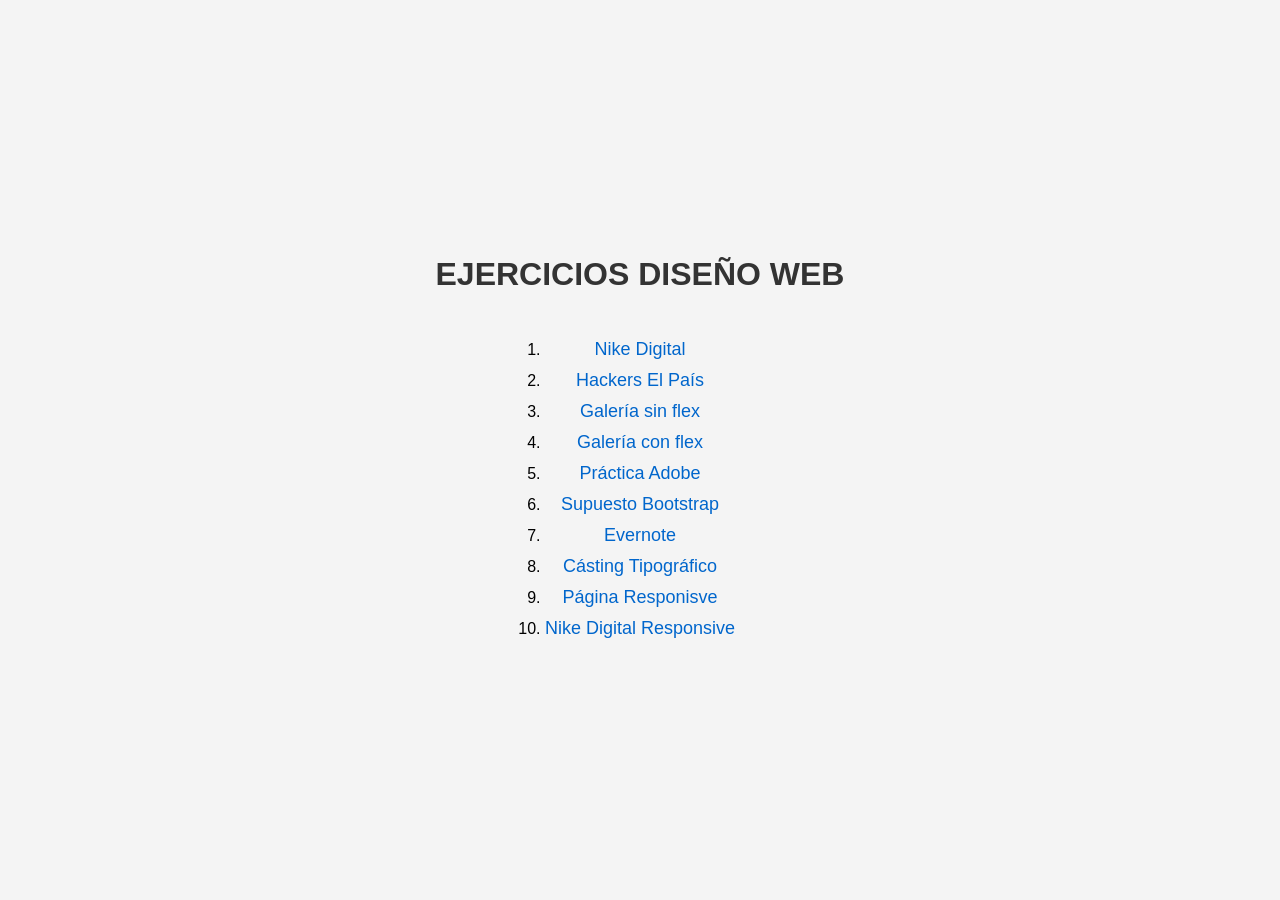
<file: index.html>
<!DOCTYPE html>
<html>
<head>
    <meta charset="UTF-8" />
    <title>Índice</title>
    <link rel="stylesheet" href="estilo.css">
</head>
<body>
    <h1>EJERCICIOS DISEÑO WEB</h1>
    <ol>
        <li>
            <a href="NikeDigital/index.html">Nike Digital</a>
        </li>
        <li>
            <a href="HackersElPais/index.html">Hackers El País</a>
        </li>
        <li>
            <a href="Galeriasinflex/index.html">Galería sin flex</a>
        </li>
        <li>
            <a href="Galeriaconflex/index.html">Galería con flex</a>
        </li>
        <li>
            <a href="PracticaAdobe/index.html">Práctica Adobe</a>
        </li>
        <li>
            <a href="SupuestoBootstrap/index.html">Supuesto Bootstrap</a>
        </li>
        <li>
            <a href="Evernote/index.html">Evernote</a>
        </li>
        <li>
            <a href="CastingTipografico/index.html">Cásting Tipográfico</a>
        </li>
        <li>
            <a href="PaginaResponsive/index.html">Página Responisve</a>
        </li>
        <li>
            <a href="NikeDigital 2/index.html">Nike Digital Responsive</a>
        </li>

    </ol>
</body>
</html>
</file>
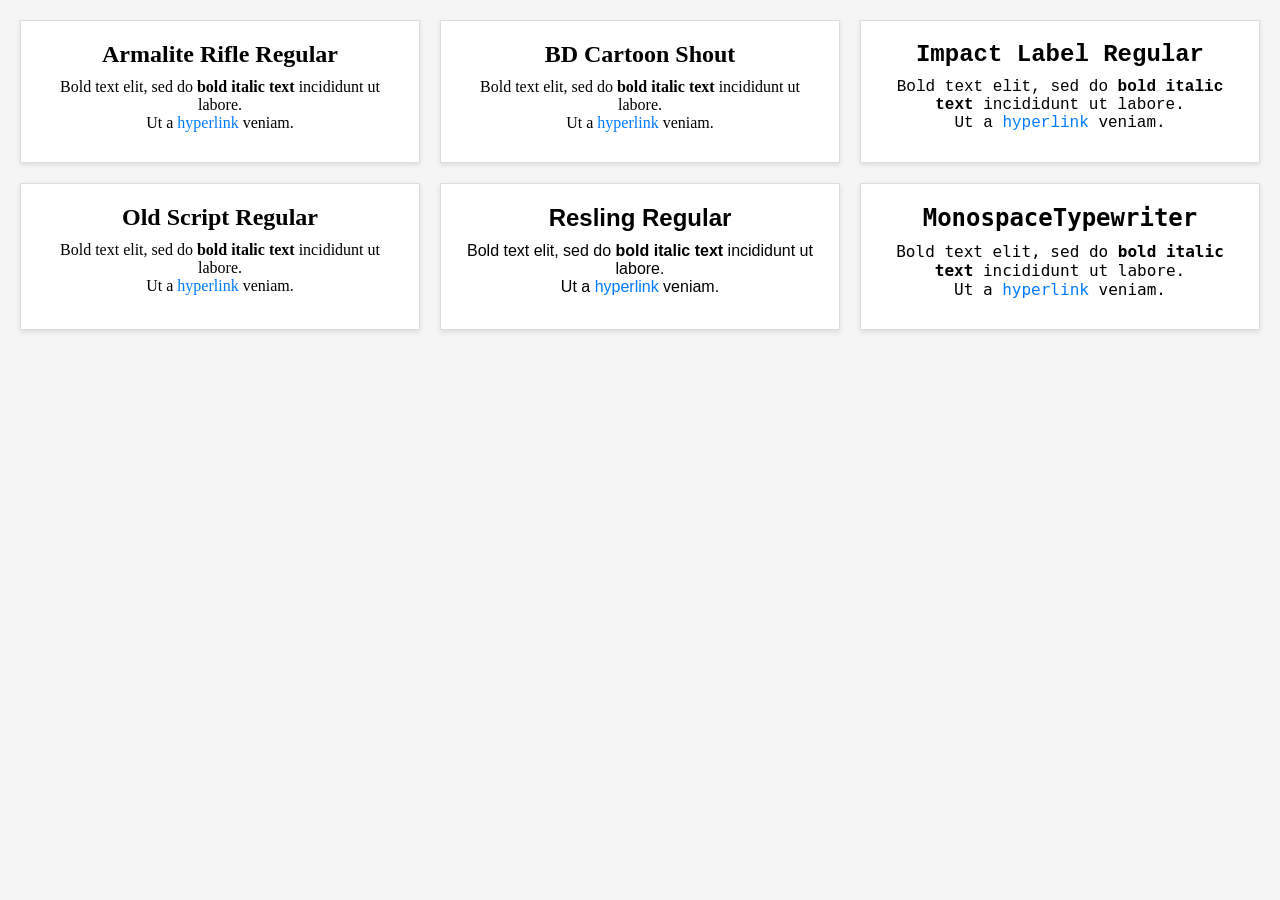
<file: CastingTipografico/index.html>
<!DOCTYPE html>
<html lang="en">
<head>
    <meta charset="UTF-8">
    <meta name="viewport" content="width=device-width, initial-scale=1.0">
    <title>Font Showcase</title>
    <link href="https://cdnjs.cloudflare.com/ajax/libs/font-awesome/6.0.0-beta3/css/all.min.css" rel="stylesheet">
    <link rel="stylesheet" href="https://cdnjs.cloudflare.com/ajax/libs/font-awesome/6.0.0-beta3/css/all.min.css">
    <link rel="stylesheet" href="CastingTipografico.css">
</head>
<body>

    <div class="container">
        
        <div class="font-card" style="font-family: 'Impact';">
            <div class="font-title">Armalite Rifle Regular</div>
            <p class="font-sample">
                Bold text elit, sed do <strong>bold italic text</strong> incididunt ut labore.<br>
                Ut a <a href="#" class="font-link">hyperlink</a> veniam.
            </p>
        </div>

        <div class="font-card" style="font-family: 'Comic Sans MS';">
            <div class="font-title">BD Cartoon Shout</div>
            <p class="font-sample">
                Bold text elit, sed do <strong>bold italic text</strong> incididunt ut labore.<br>
                Ut a <a href="#" class="font-link">hyperlink</a> veniam.
            </p>
        </div>

        <div class="font-card" style="font-family: 'Courier New';">
            <div class="font-title">Impact Label Regular</div>
            <p class="font-sample">
                Bold text elit, sed do <strong>bold italic text</strong> incididunt ut labore.<br>
                Ut a <a href="#" class="font-link">hyperlink</a> veniam.
            </p>
        </div>

        
        <div class="font-card" style="font-family: 'Times New Roman';">
            <div class="font-title">Old Script Regular</div>
            <p class="font-sample">
                Bold text elit, sed do <strong>bold italic text</strong> incididunt ut labore.<br>
                Ut a <a href="#" class="font-link">hyperlink</a> veniam.
            </p>
        </div>

        <div class="font-card" style="font-family: 'Arial';">
            <div class="font-title">Resling Regular</div>
            <p class="font-sample">
                Bold text elit, sed do <strong>bold italic text</strong> incididunt ut labore.<br>
                Ut a <a href="#" class="font-link">hyperlink</a> veniam.
            </p>
        </div>

        <div class="font-card" style="font-family: 'Monospace';">
            <div class="font-title">MonospaceTypewriter</div>
            <p class="font-sample">
                Bold text elit, sed do <strong>bold italic text</strong> incididunt ut labore.<br>
                Ut a <a href="#" class="font-link">hyperlink</a> veniam.
            </p>
        </div>
    </div>

</body>
</html>
</file>
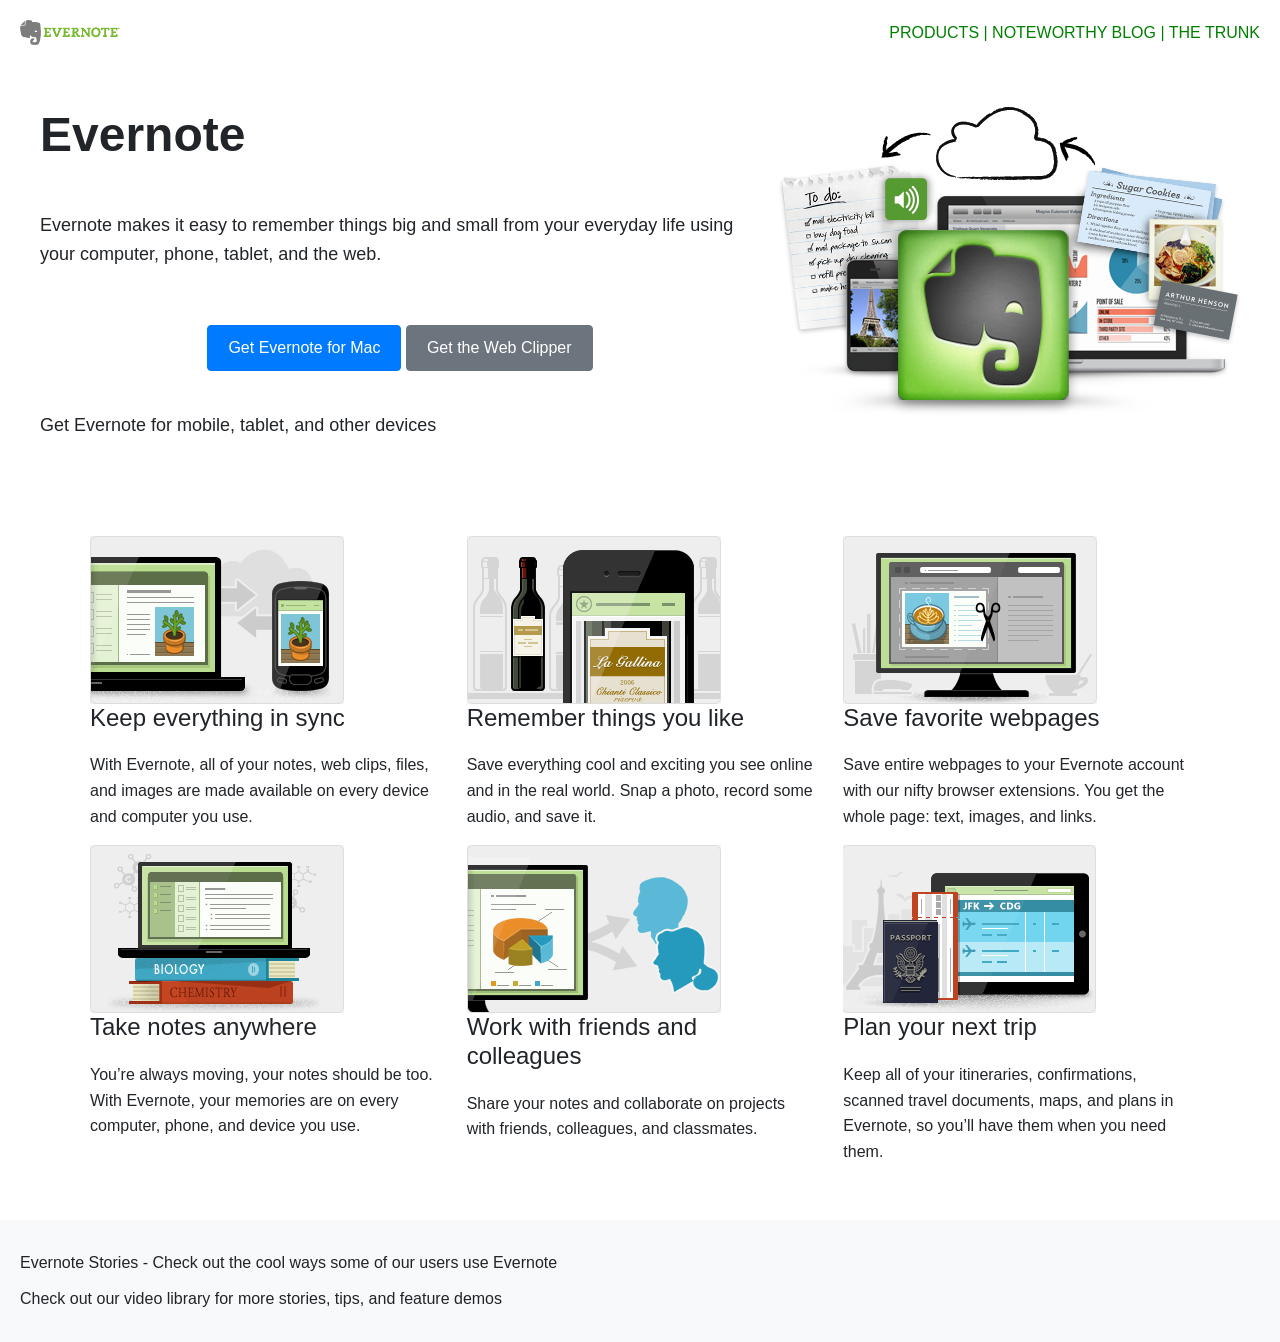
<file: Evernote/index.html>
<!DOCTYPE html>
<html lang="en">
<head>
    <meta charset="UTF-8">
    <meta name="viewport" content="width=device-width, initial-scale=1.0">
    <title>Evernote Layout</title>
    <link href="https://stackpath.bootstrapcdn.com/bootstrap/4.5.2/css/bootstrap.min.css" rel="stylesheet">
    <script src="https://code.jquery.com/jquery-3.5.1.slim.min.js"></script>
    <script src="https://cdn.jsdelivr.net/npm/@popperjs/core@2.4.4/dist/umd/popper.min.js"></script>
    <script src="https://stackpath.bootstrapcdn.com/bootstrap/4.5.2/js/bootstrap.min.js"></script> 
    <link rel="stylesheet" href="evernote.css">
</head>

<body>
    <div class="top">
        <img class="logo" src="logo.png" alt="Logo">
        <div class="menu">
            <p>PRODUCTS | NOTEWORTHY BLOG | THE TRUNK</p>
        </div>
    </div>

    <div class="header">
        <div class="text-content">
            <h1>Evernote</h1>
            <p>Evernote makes it easy to remember things big and small from your everyday life using your computer, phone, tablet, and the web.</p>
            <div class="text-center">
                <button class="btn btn-primary">Get Evernote for Mac</button>
                <button class="btn btn-secondary">Get the Web Clipper</button>
            </div>
            <p>Get Evernote for mobile, tablet, and other devices</p>
        </div>
        <img class="img0" src="hero_evernote.png">
    </div>
</div>


    <div class="content container">
        <div class="row">
            <div class="col-md-4">
                <img src="ill_evernote1.png">
                <h3>Keep everything in sync</h3>
                <p>With Evernote, all of your notes, web clips, files, and images are made available on every device and computer you use.</p>
            </div>

            <div class="col-md-4">
                <img src="ill_evernote2.png">
                <h3>Remember things you like</h3>
                <p>Save everything cool and exciting you see online and in the real world. Snap a photo, record some audio, and save it.</p>
            </div>

            <div class="col-md-4">
                <img src="ill_evernote3.png">
                <h3>Save favorite webpages</h3>
                <p>Save entire webpages to your Evernote account with our nifty browser extensions. You get the whole page: text, images, and links.</p>
            </div>
        </div>

        <div class="row">
            <div class="col-md-4">
                <img src="ill_evernote4.png">
                <h3>Take notes anywhere</h3>
                <p>You’re always moving, your notes should be too. With Evernote, your memories are on every computer, phone, and device you use.</p>
            </div>

            <div class="col-md-4">
                <img src="ill_evernote5.png">
                <h3>Work with friends and colleagues</h3>
                <p>Share your notes and collaborate on projects with friends, colleagues, and classmates.</p>
            </div>

            <div class="col-md-4">
                <img src="ill_evernote6.png">
                <h3>Plan your next trip</h3>
                <p>Keep all of your itineraries, confirmations, scanned travel documents, maps, and plans in Evernote, so you’ll have them when you need them.</p>
            </div>
        </div>

    </div>

    <div class="footer">
        <p>Evernote Stories - Check out the cool ways some of our users use Evernote</p>
        <p>Check out our video library for more stories, tips, and feature demos</p>
    </div>

    
</body>
</html>
</file>
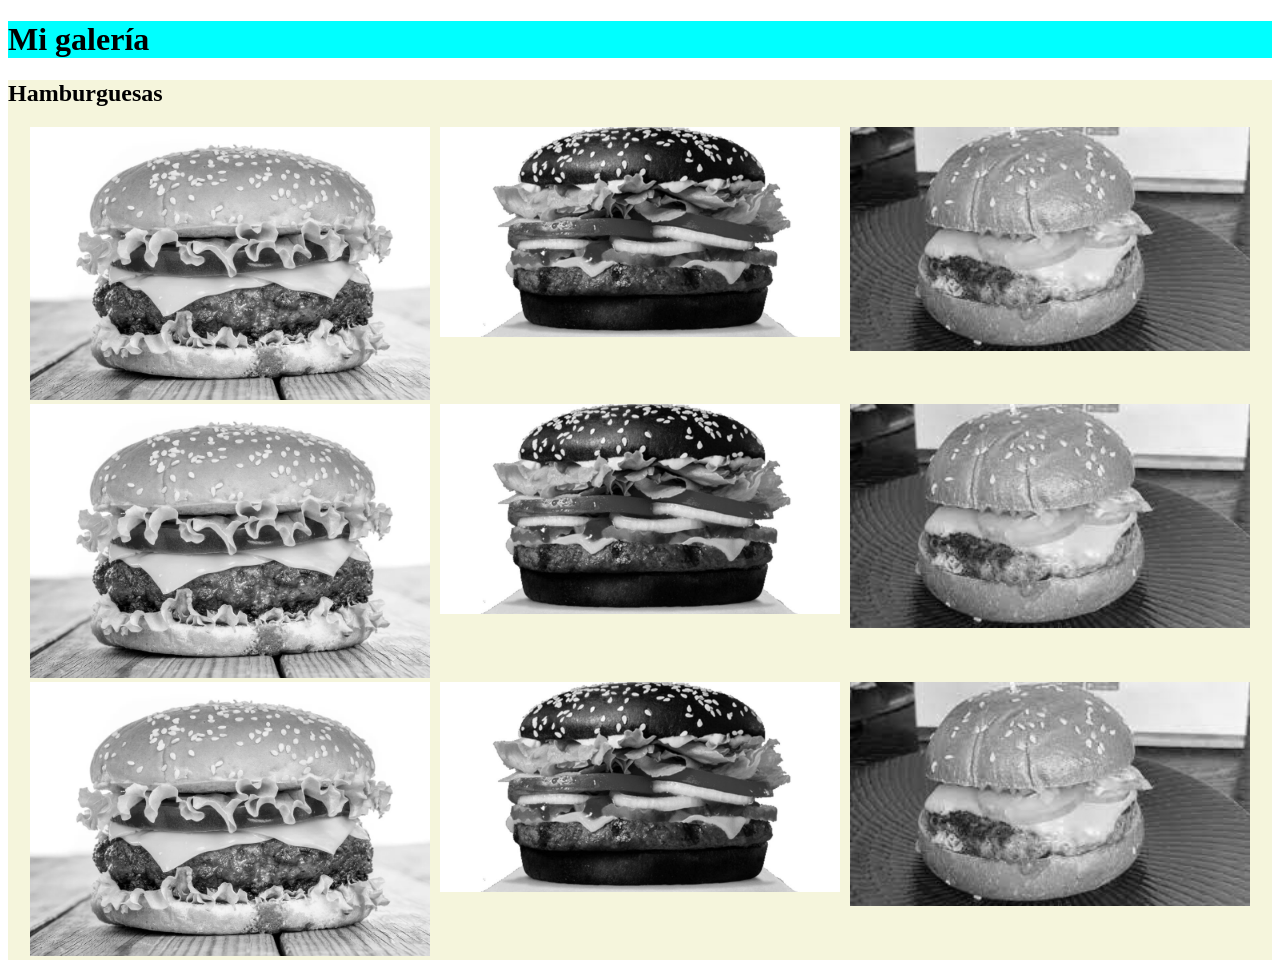
<file: Galeriaconflex/index.html>
<!DOCTYPE html>
<html>

<head>
    <meta charset="utf-8">
    <title>Galería</title>
    <link rel="stylesheet" href="galeríaflex.css">
</head>

<body>
    <header>
        <h1>Mi galería</h1>
    </header>
    <section>
        <h2>Hamburguesas</h2>

        <div class="image-container">
        <a href="Burger1.webp" target="_blank">
            <img alt="Burger 1" src="Burger1.webp">
        </a>
        <a href="Burger2.jpeg" target="_blank">
            <img alt="Burger 2" src="Burger2.jpeg">
        </a>
        <a href="Burger3.jpeg" target="_blank">
            <img alt="Burger 3" src="Burger3.jpeg">
        </a>
        </div>

        <div class="image-container">
        <a href="Burger1.webp" target="_blank">
            <img alt="Burger 1" src="Burger1.webp">
        </a>
        <a href="Burger2.jpeg" target="_blank">
            <img alt="Burger 2" src="Burger2.jpeg">
        </a>
        <a href="Burger3.jpeg" target="_blank">
            <img alt="Burger 3" src="Burger3.jpeg">
        </a>

        </div>
        <div class="image-container">
        <a href="Burger1.webp" target="_blank">
            <img alt="Burger 1" src="Burger1.webp">
        </a>
        <a href="Burger2.jpeg" target="_blank">
            <img alt="Burger 2" src="Burger2.jpeg">
        </a>
        <a href="Burger3.jpeg" target="_blank">
            <img alt="Burger 3" src="Burger3.jpeg">
        </a>
        </div>
    </section>

</body>

</html>
</file>
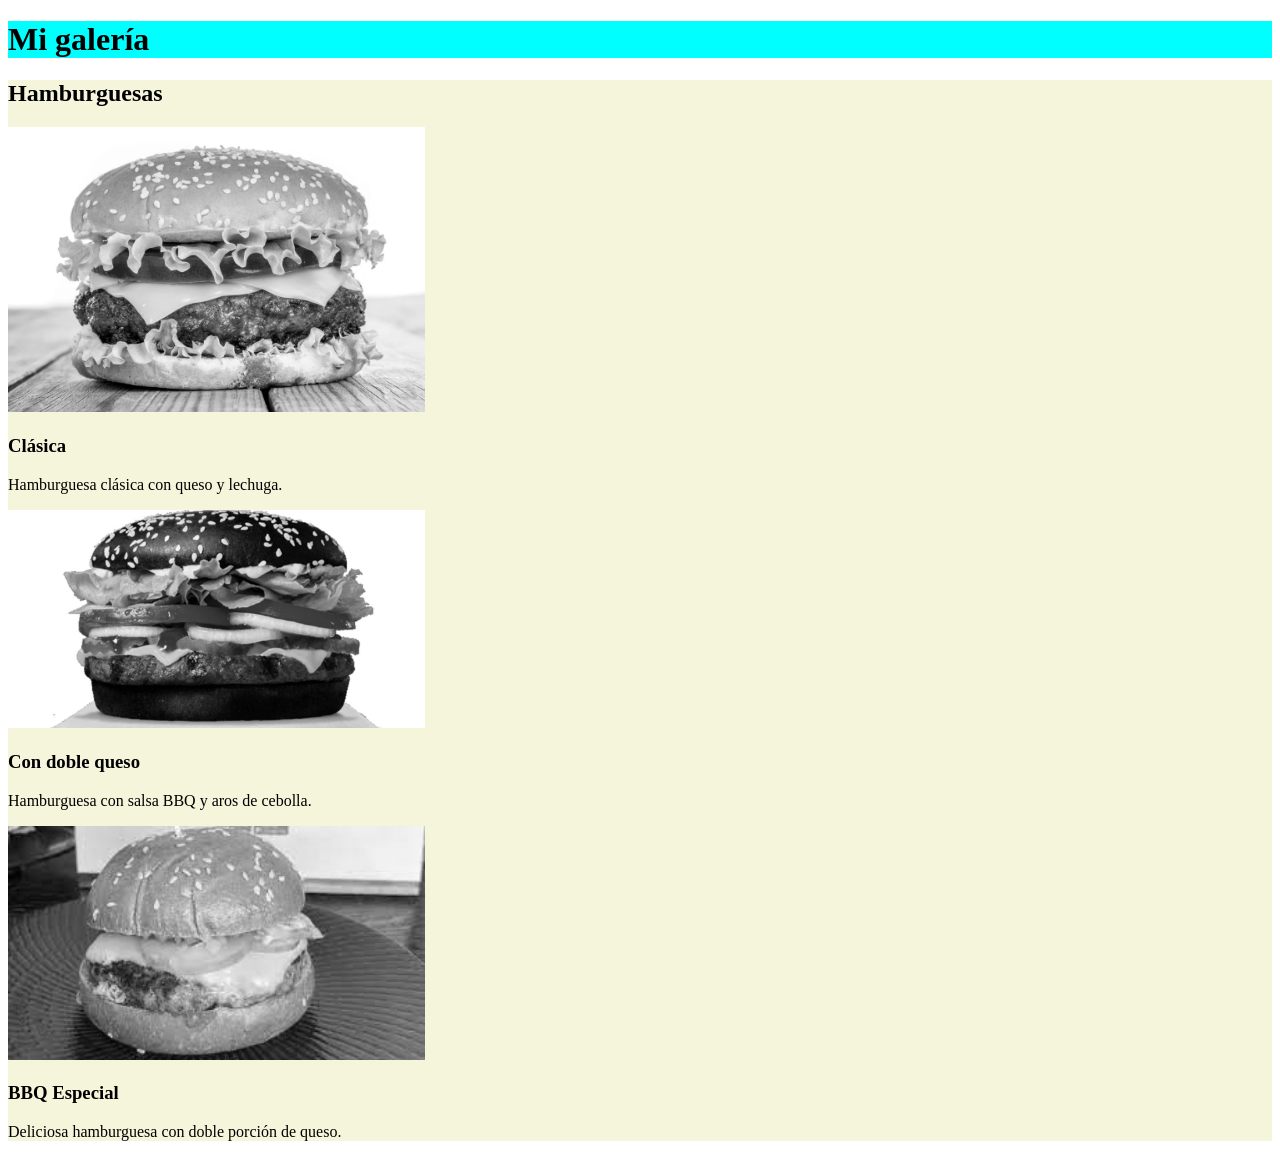
<file: Galeriasinflex/index.html>
<!DOCTYPE html>
<html>

<head>
    <meta charset="utf-8">
    <title>Galería</title>
    <link rel="stylesheet" href="galería1.css">
</head>

<body>
    <header>
        <h1>Mi galería</h1>
    </header>
    <section>
        <h2>Hamburguesas</h2>
        
        <div class="image-container">
            <a href="Burger1.webp" target="_blank">
                <img alt="Burger 1" src="Burger1.webp">
            </a>
            <h3>Clásica</h3>
            <p>Hamburguesa clásica con queso y lechuga.</p>
        </div>

        <div class="image-container">
            <a href="Burger2.jpeg" target="_blank">
                <img alt="Burger 2" src="Burger2.jpeg">
            </a>
            <h3>Con doble queso</h3>
            <p>Hamburguesa con salsa BBQ y aros de cebolla.</p>
        </div>

        <div class="image-container">
            <a href="Burger3.jpeg" target="_blank">
                <img alt="Burger 3" src="Burger3.jpeg">
            </a>
            <h3>BBQ Especial</h3>
            <p>Deliciosa hamburguesa con doble porción de queso.</p>
        </div>
        
    </section>

</body>

</html>
</file>
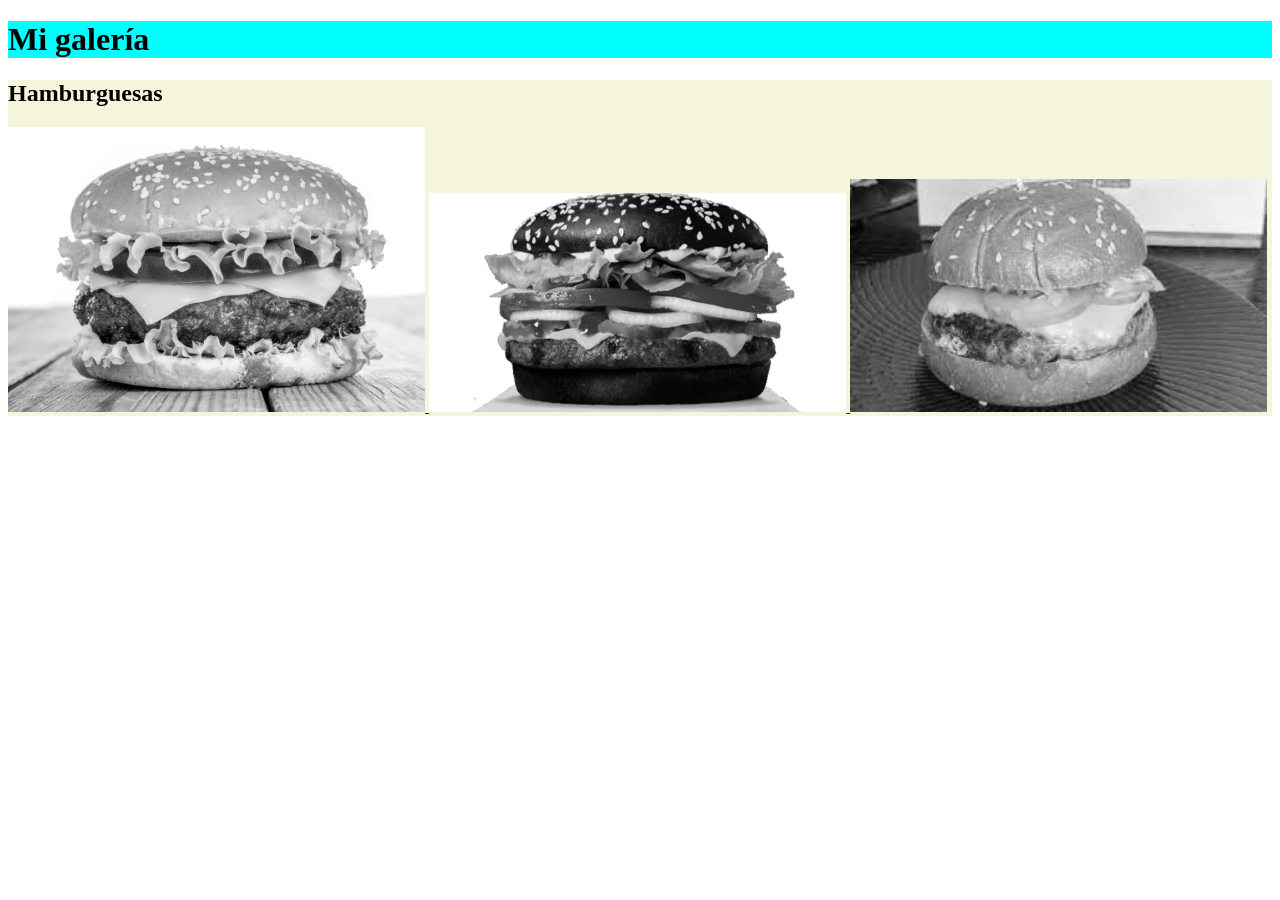
<file: Galería sin flex/index.html>
<!DOCTYPE html>
<html>

<head>
    <meta charset="utf-8">
    <title>Galería</title>
    <link rel="stylesheet" href="galería1.css">
</head>

<body>
    <header>
        <h1>Mi galería</h1>
    </header>
    <section>
        <h2>Hamburguesas</h2>
        <a href="Burger1.webp" target="_blank">
            <img alt="Burger 1" src="Burger1.webp">
        </a>
        <a href="Burger2.jpeg" target="_blank">
            <img alt="Burger 2" src="Burger2.jpeg">
        </a>
        <a href="Burger3.jpeg" target="_blank">
            <img alt="Burger 3" src="Burger3.jpeg">
        </a>
    </section>

</body>

</html>
</file>
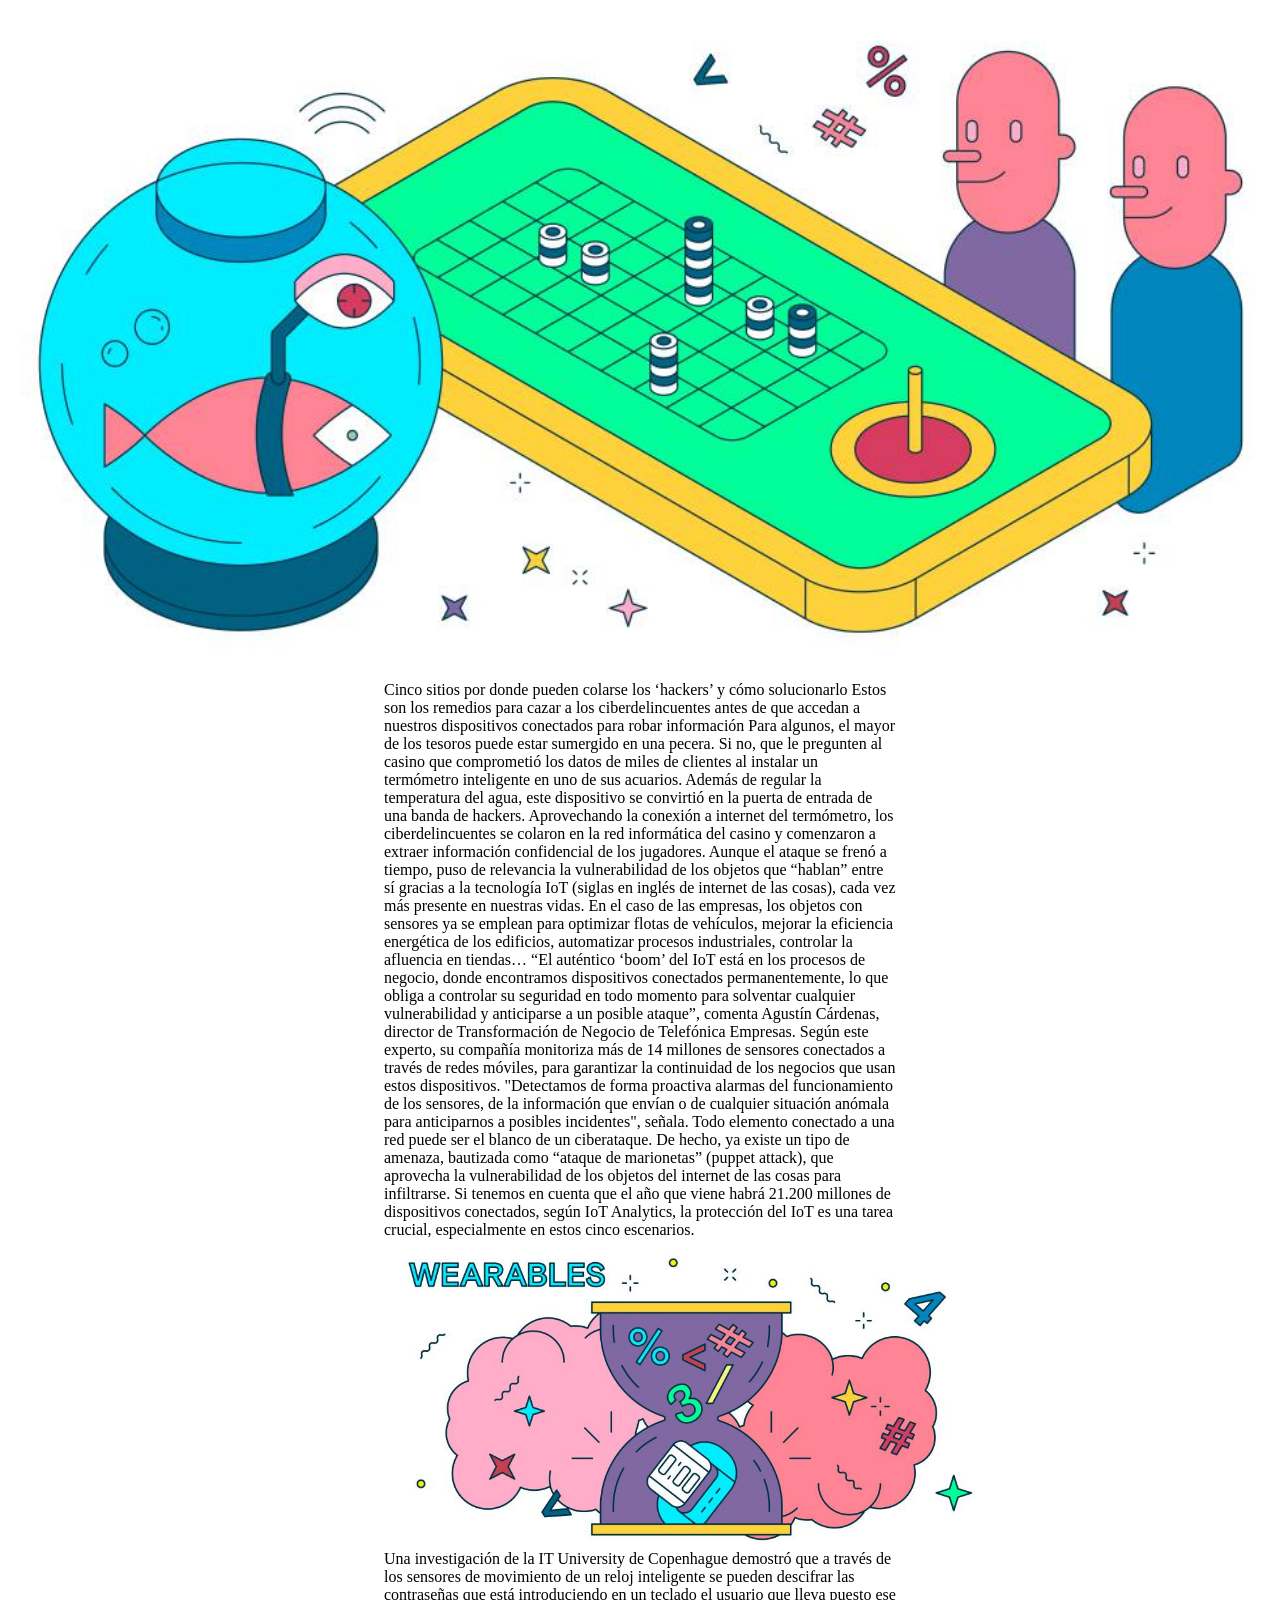
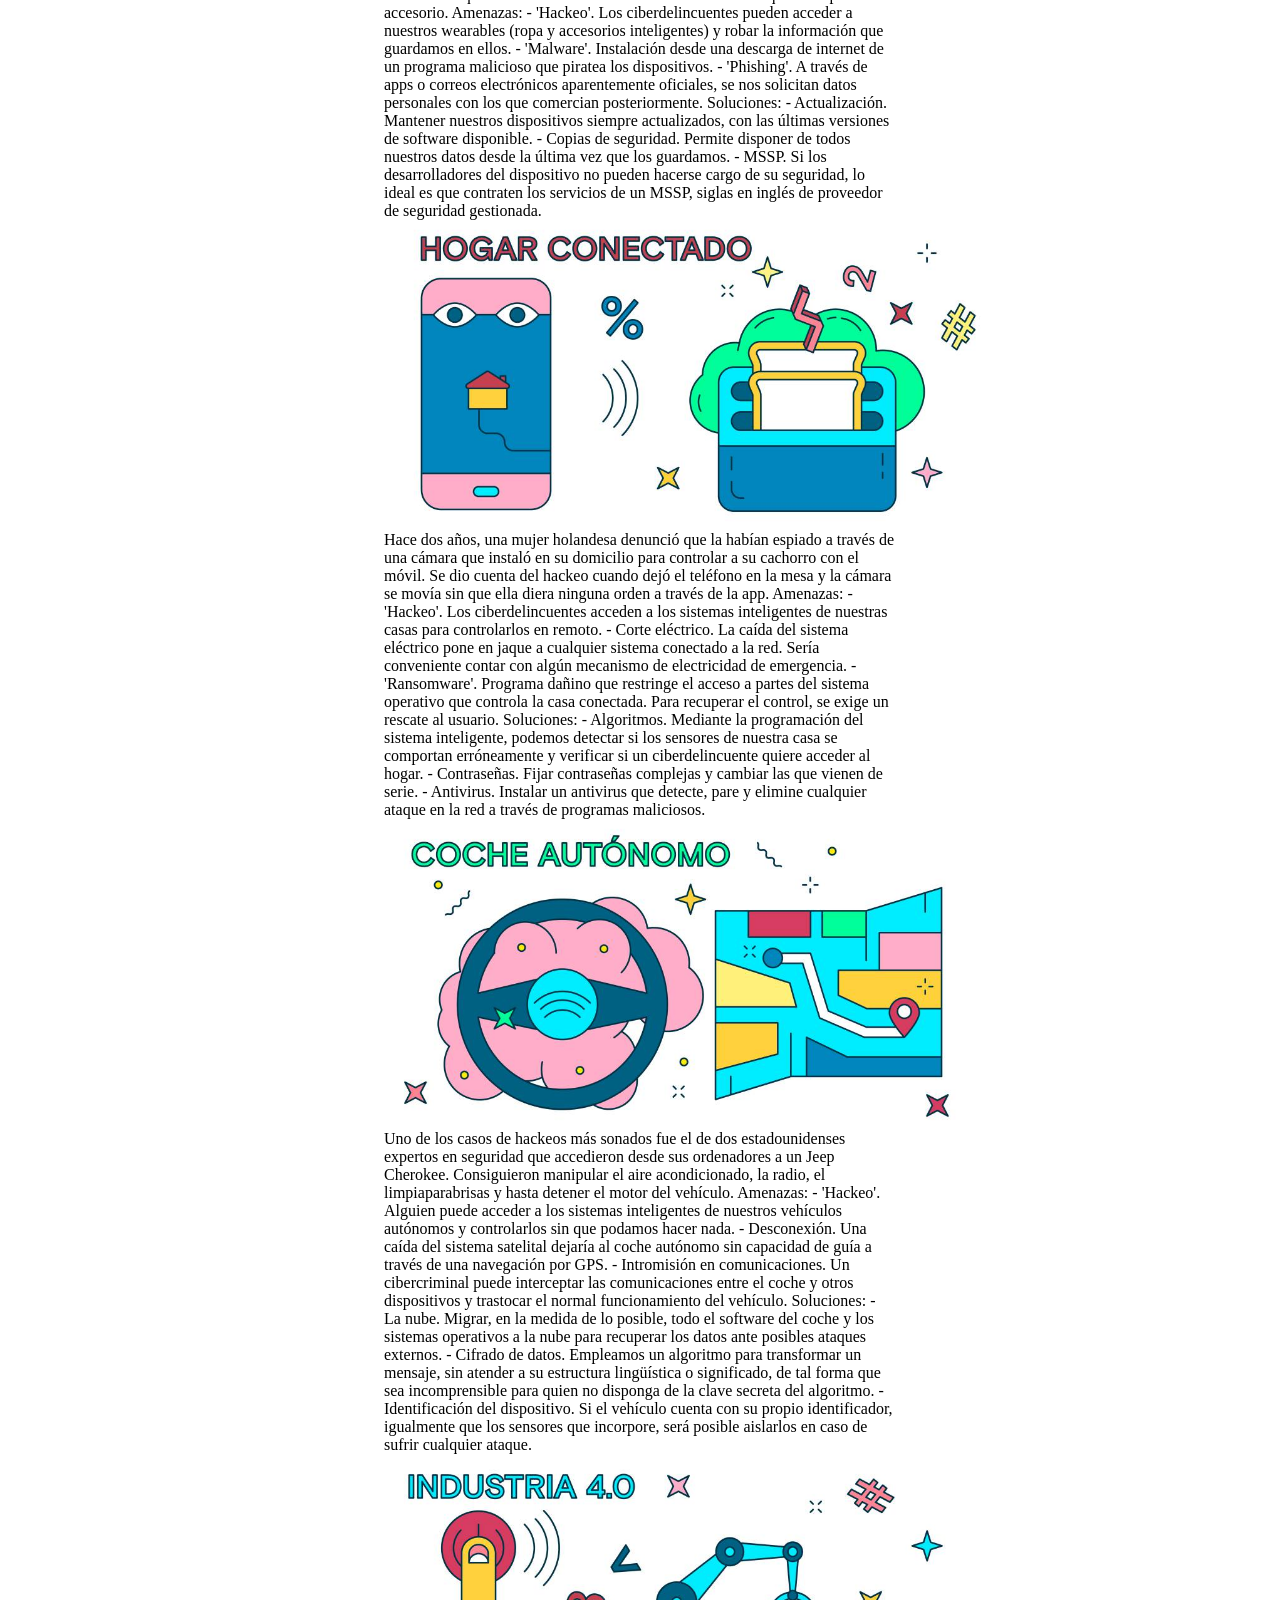
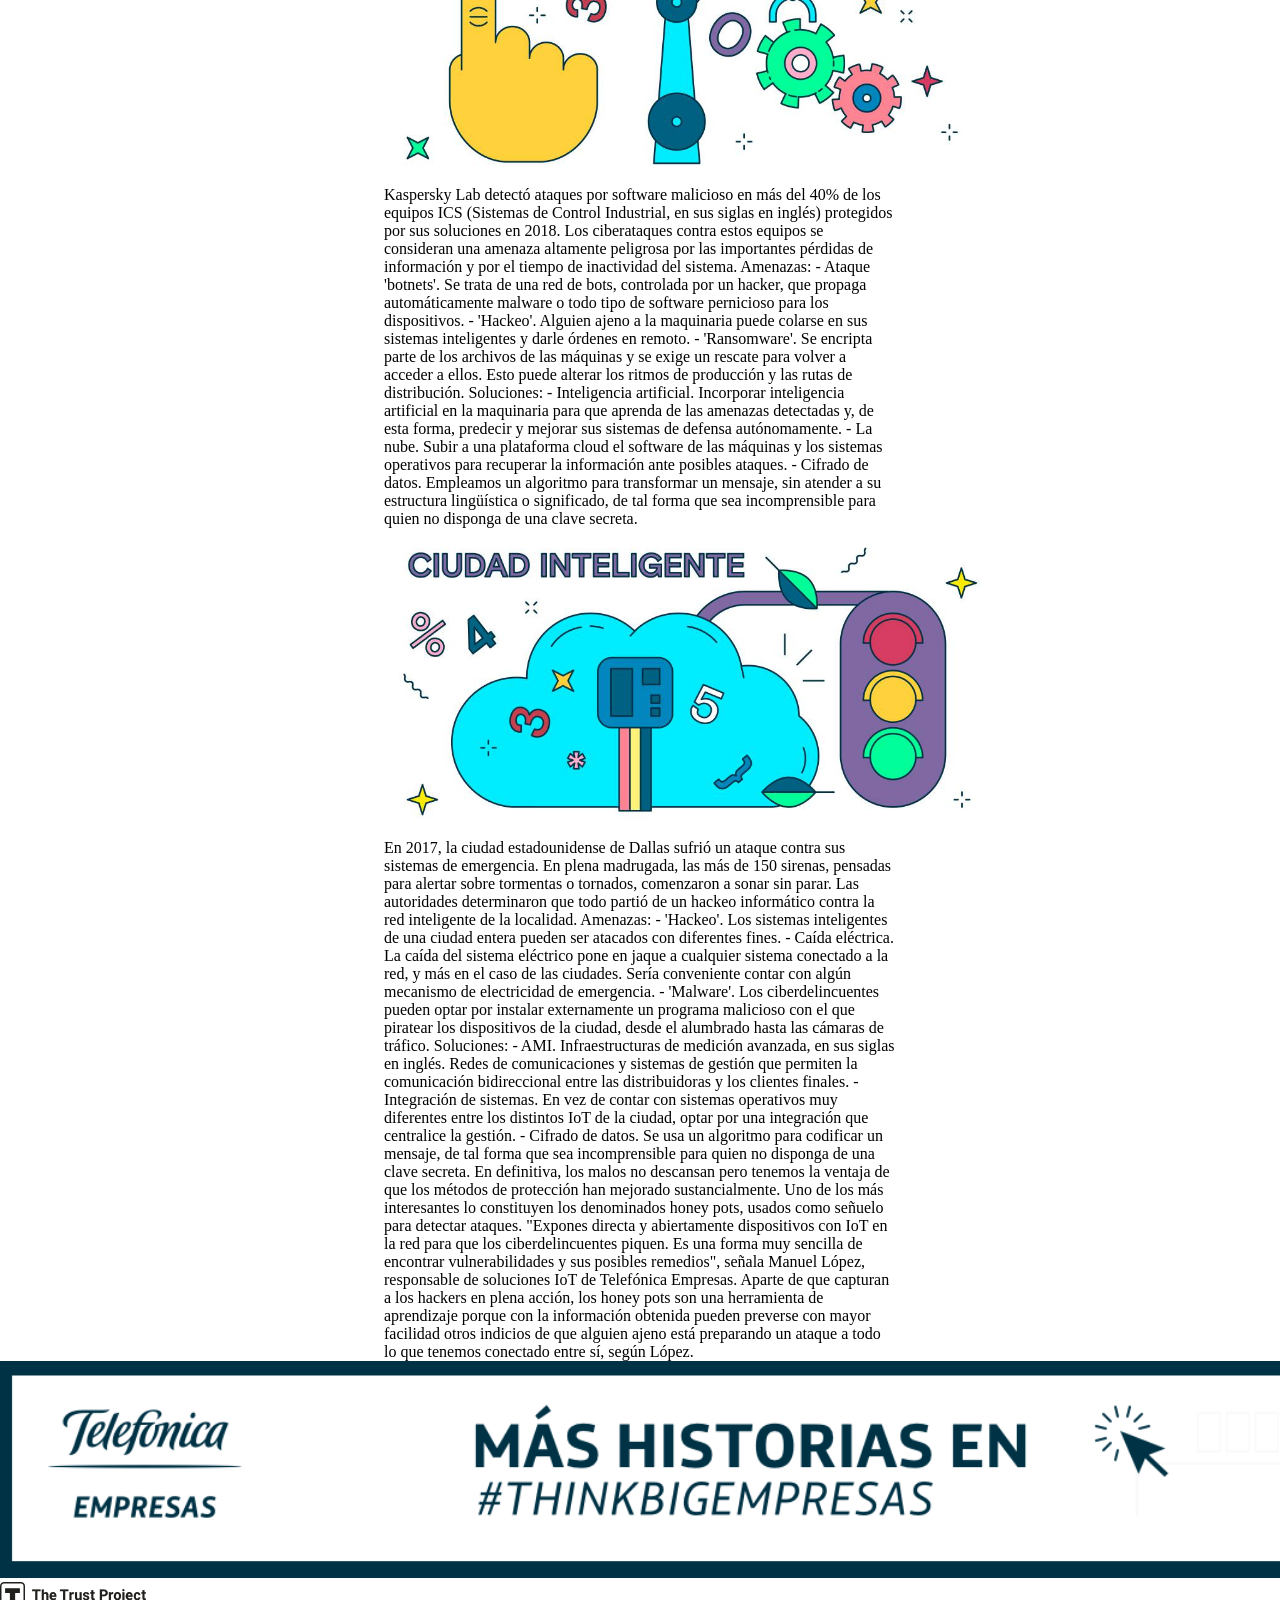
<file: Hackers El Pais/index.html>
<!DOCTYPE html>
<html lang="en">
<head>
    <meta charset="UTF-8">
    <meta name="viewport" content="width=device-width, initial-scale=1.0">
    <title>Document</title>
    <link rel="stylesheet" href="ElPais.css">
</head>
<body>
    
    <img src="img/ElPaisIMG1.jpg" id="IMG1" alt="Imagen1">

<div>

    <article>
        Cinco sitios por donde pueden colarse los ‘hackers’ y cómo solucionarlo
        Estos son los remedios para cazar a los ciberdelincuentes antes de que accedan 
        a nuestros dispositivos conectados para robar información
        
        Para algunos, el mayor de los tesoros puede estar sumergido en una pecera. Si no, 
        que le pregunten al casino que comprometió los datos de miles de clientes al 
        instalar un termómetro inteligente en uno de sus acuarios. Además de regular la 
        temperatura del agua, este dispositivo se convirtió en la puerta de entrada de 
        una banda de hackers. Aprovechando la conexión a internet del termómetro, los 
        ciberdelincuentes se colaron en la red informática del casino y comenzaron a 
        extraer información confidencial de los jugadores. Aunque el ataque se frenó a 
        tiempo, puso de relevancia la vulnerabilidad de los objetos que “hablan” entre 
        sí gracias a la tecnología IoT (siglas en inglés de internet de las cosas), cada 
        vez más presente en nuestras vidas. En el caso de las empresas, los objetos con 
        sensores ya se emplean para optimizar flotas de vehículos, mejorar la eficiencia 
        energética de los edificios, automatizar procesos industriales, controlar la 
        afluencia en tiendas… “El auténtico ‘boom’ del IoT está en los procesos de negocio, 
        donde encontramos dispositivos conectados permanentemente, lo que obliga a controlar 
        su seguridad en todo momento para solventar cualquier vulnerabilidad y anticiparse a 
        un posible ataque”, comenta Agustín Cárdenas, director de Transformación de Negocio 
        de Telefónica Empresas. Según este experto, su compañía monitoriza más de 14 millones 
        de sensores conectados a través de redes móviles, para garantizar la continuidad de 
        los negocios que usan estos dispositivos. "Detectamos de forma proactiva alarmas del 
        funcionamiento de los sensores, de la información que envían o de cualquier situación 
        anómala para anticiparnos a posibles incidentes", señala.
        
        Todo elemento conectado a una red puede ser el blanco de un ciberataque. De hecho, ya 
        existe un tipo de amenaza, bautizada como “ataque de marionetas” (puppet attack), que 
        aprovecha la vulnerabilidad de los objetos del internet de las cosas para infiltrarse. 
        Si tenemos en cuenta que el año que viene habrá 21.200 millones de dispositivos conectados, 
        según IoT Analytics, la protección del IoT es una tarea crucial, especialmente en estos 
        cinco escenarios.
    

    <img src="img/ElPaisIMG2.jpg" id="IMG2" alt="Imagen2">

   
        Una investigación de la IT University de Copenhague demostró que a través de los sensores de 
        movimiento de un reloj inteligente se pueden descifrar las contraseñas que está introduciendo 
        en un teclado el usuario que lleva puesto ese accesorio. 

        Amenazas:
        - 'Hackeo'. Los ciberdelincuentes pueden acceder a nuestros wearables (ropa y accesorios 
        inteligentes) y robar la información que guardamos en ellos.

        - 'Malware'. Instalación desde una descarga de internet de un programa malicioso que piratea 
        los dispositivos.

        - 'Phishing'. A través de apps o correos electrónicos aparentemente oficiales, se nos solicitan 
        datos personales con los que comercian posteriormente.

        Soluciones:
        - Actualización. Mantener nuestros dispositivos siempre actualizados, con las últimas versiones 
        de software disponible.

        - Copias de seguridad. Permite disponer de todos nuestros datos desde la última vez que los guardamos.

        - MSSP. Si los desarrolladores del dispositivo no pueden hacerse cargo de su seguridad, lo ideal es 
        que contraten los servicios de un MSSP, siglas en inglés de proveedor de seguridad gestionada.
   

    <img src="img/ElPaisIMG3.jpg" id="IMG3" alt="Imagen3">

   
        Hace dos años, una mujer holandesa denunció que la habían espiado a través de una cámara que instaló 
        en su domicilio para controlar a su cachorro con el móvil. Se dio cuenta del hackeo cuando dejó el 
        teléfono en la mesa y la cámara se movía sin que ella diera ninguna orden a través de la app.

        Amenazas:
        - 'Hackeo'. Los ciberdelincuentes acceden a los sistemas inteligentes de nuestras casas para controlarlos 
        en remoto.

        - Corte eléctrico. La caída del sistema eléctrico pone en jaque a cualquier sistema conectado a la red. 
        Sería conveniente contar con algún mecanismo de electricidad de emergencia.

        - 'Ransomware'. Programa dañino que restringe el acceso a partes del sistema operativo que controla la casa 
        conectada. Para recuperar el control, se exige un rescate al usuario.

        Soluciones:
        - Algoritmos. Mediante la programación del sistema inteligente, podemos detectar si los sensores de nuestra 
        casa se comportan erróneamente y verificar si un ciberdelincuente quiere acceder al hogar.

        - Contraseñas. Fijar contraseñas complejas y cambiar las que vienen de serie. 

        - Antivirus. Instalar un antivirus que detecte, pare y elimine cualquier ataque en la red a través de programas 
        maliciosos.
    

    <img src="img/ElPaisIMG4.jpg" id="IMG4" alt="Imagen4">

   
        Uno de los casos de hackeos más sonados fue el de dos estadounidenses expertos en seguridad que accedieron desde 
        sus ordenadores a un Jeep Cherokee. Consiguieron manipular el aire acondicionado, la radio, el limpiaparabrisas 
        y hasta detener el motor del vehículo.

        Amenazas:
        - 'Hackeo'. Alguien puede acceder a los sistemas inteligentes de nuestros vehículos autónomos y controlarlos sin 
        que podamos hacer nada.

        - Desconexión. Una caída del sistema satelital dejaría al coche autónomo sin capacidad de guía a través de una 
        navegación por GPS.

        - Intromisión en comunicaciones. Un cibercriminal puede interceptar las comunicaciones entre el coche y otros 
        dispositivos y trastocar el normal funcionamiento del vehículo.

        Soluciones:
        - La nube. Migrar, en la medida de lo posible, todo el software del coche y los sistemas operativos a la nube 
        para recuperar los datos ante posibles ataques externos.

        - Cifrado de datos. Empleamos un algoritmo para transformar un mensaje, sin atender a su estructura lingüística 
        o significado, de tal forma que sea incomprensible para quien no disponga de la clave secreta del algoritmo.

        - Identificación del dispositivo. Si el vehículo cuenta con su propio identificador, igualmente que los sensores 
        que incorpore, será posible aislarlos en caso de sufrir cualquier ataque.
    

    <img src="img/ElPaisIMG5.jpg" id="IMG5" alt="Imagen5">

   
        Kaspersky Lab detectó ataques por software malicioso en más del 40% de los equipos ICS (Sistemas de Control Industrial, 
        en sus siglas en inglés) protegidos por sus soluciones en 2018. Los ciberataques contra estos equipos se consideran una 
        amenaza altamente peligrosa por las importantes pérdidas de información y por el tiempo de inactividad del sistema.

        Amenazas:
        - Ataque 'botnets'. Se trata de una red de bots, controlada por un hacker, que propaga automáticamente malware o todo 
        tipo de software pernicioso para los dispositivos.

        - 'Hackeo'. Alguien ajeno a la maquinaria puede colarse en sus sistemas inteligentes y darle órdenes en remoto.

        - 'Ransomware'. Se encripta parte de los archivos de las máquinas y se exige un rescate para volver a acceder a ellos. 
        Esto puede alterar los ritmos de producción y las rutas de distribución.

        Soluciones:
        - Inteligencia artificial. Incorporar inteligencia artificial en la maquinaria para que aprenda de las amenazas detectadas 
        y, de esta forma, predecir y mejorar sus sistemas de defensa autónomamente.

        - La nube. Subir a una plataforma cloud el software de las máquinas y los sistemas operativos para recuperar la información 
        ante posibles ataques.

        - Cifrado de datos. Empleamos un algoritmo para transformar un mensaje, sin atender a su estructura lingüística o significado, 
        de tal forma que sea incomprensible para quien no disponga de una clave secreta.
   

    <img src="img/ElPaisIMG6.jpg" id="IMG6" alt="Imagen6">

        En 2017, la ciudad estadounidense de Dallas sufrió un ataque contra sus sistemas de emergencia. En plena madrugada, las más de 
        150 sirenas, pensadas para alertar sobre tormentas o tornados, comenzaron a sonar sin parar. Las autoridades determinaron que 
        todo partió de un hackeo informático contra la red inteligente de la localidad.

        Amenazas:
        - 'Hackeo'. Los sistemas inteligentes de una ciudad entera pueden ser atacados con diferentes fines.

        - Caída eléctrica. La caída del sistema eléctrico pone en jaque a cualquier sistema conectado a la red, y más en el caso de las 
        ciudades. Sería conveniente contar con algún mecanismo de electricidad de emergencia.

        - 'Malware'. Los ciberdelincuentes pueden optar por instalar externamente un programa malicioso con el que piratear los dispositivos 
        de la ciudad, desde el alumbrado hasta las cámaras de tráfico.

        Soluciones:
        - AMI. Infraestructuras de medición avanzada, en sus siglas en inglés. Redes de comunicaciones y sistemas de gestión que permiten la 
        comunicación bidireccional entre las distribuidoras y los clientes finales.

        - Integración de sistemas. En vez de contar con sistemas operativos muy diferentes entre los distintos IoT de la ciudad, optar por una 
        integración que centralice la gestión.

        - Cifrado de datos. Se usa un algoritmo para codificar un mensaje, de tal forma que sea incomprensible para quien no disponga de una 
        clave secreta.

        En definitiva, los malos no descansan pero tenemos la ventaja de que los métodos de protección han mejorado sustancialmente. Uno de 
        los más interesantes lo constituyen los denominados honey pots, usados como señuelo para detectar ataques. "Expones directa y abiertamente 
        dispositivos con IoT en la red para que los ciberdelincuentes piquen. Es una forma muy sencilla de encontrar vulnerabilidades y sus posibles 
        remedios", señala Manuel López, responsable de soluciones IoT de Telefónica Empresas. Aparte de que capturan a los hackers en plena acción, 
        los honey pots son una herramienta de aprendizaje porque con la información obtenida pueden preverse con mayor facilidad otros indicios de 
        que alguien ajeno está preparando un ataque a todo lo que tenemos conectado entre sí, según López.

    </article>

    <img src="img/ElPaisIMG7.png" id="IMG7" alt="Imagen7">

        

    <img src="img/ElPaisIMG8.png" id="IMG8" alt="Imagen8">

</div>








    
</body>
</html>
</file>
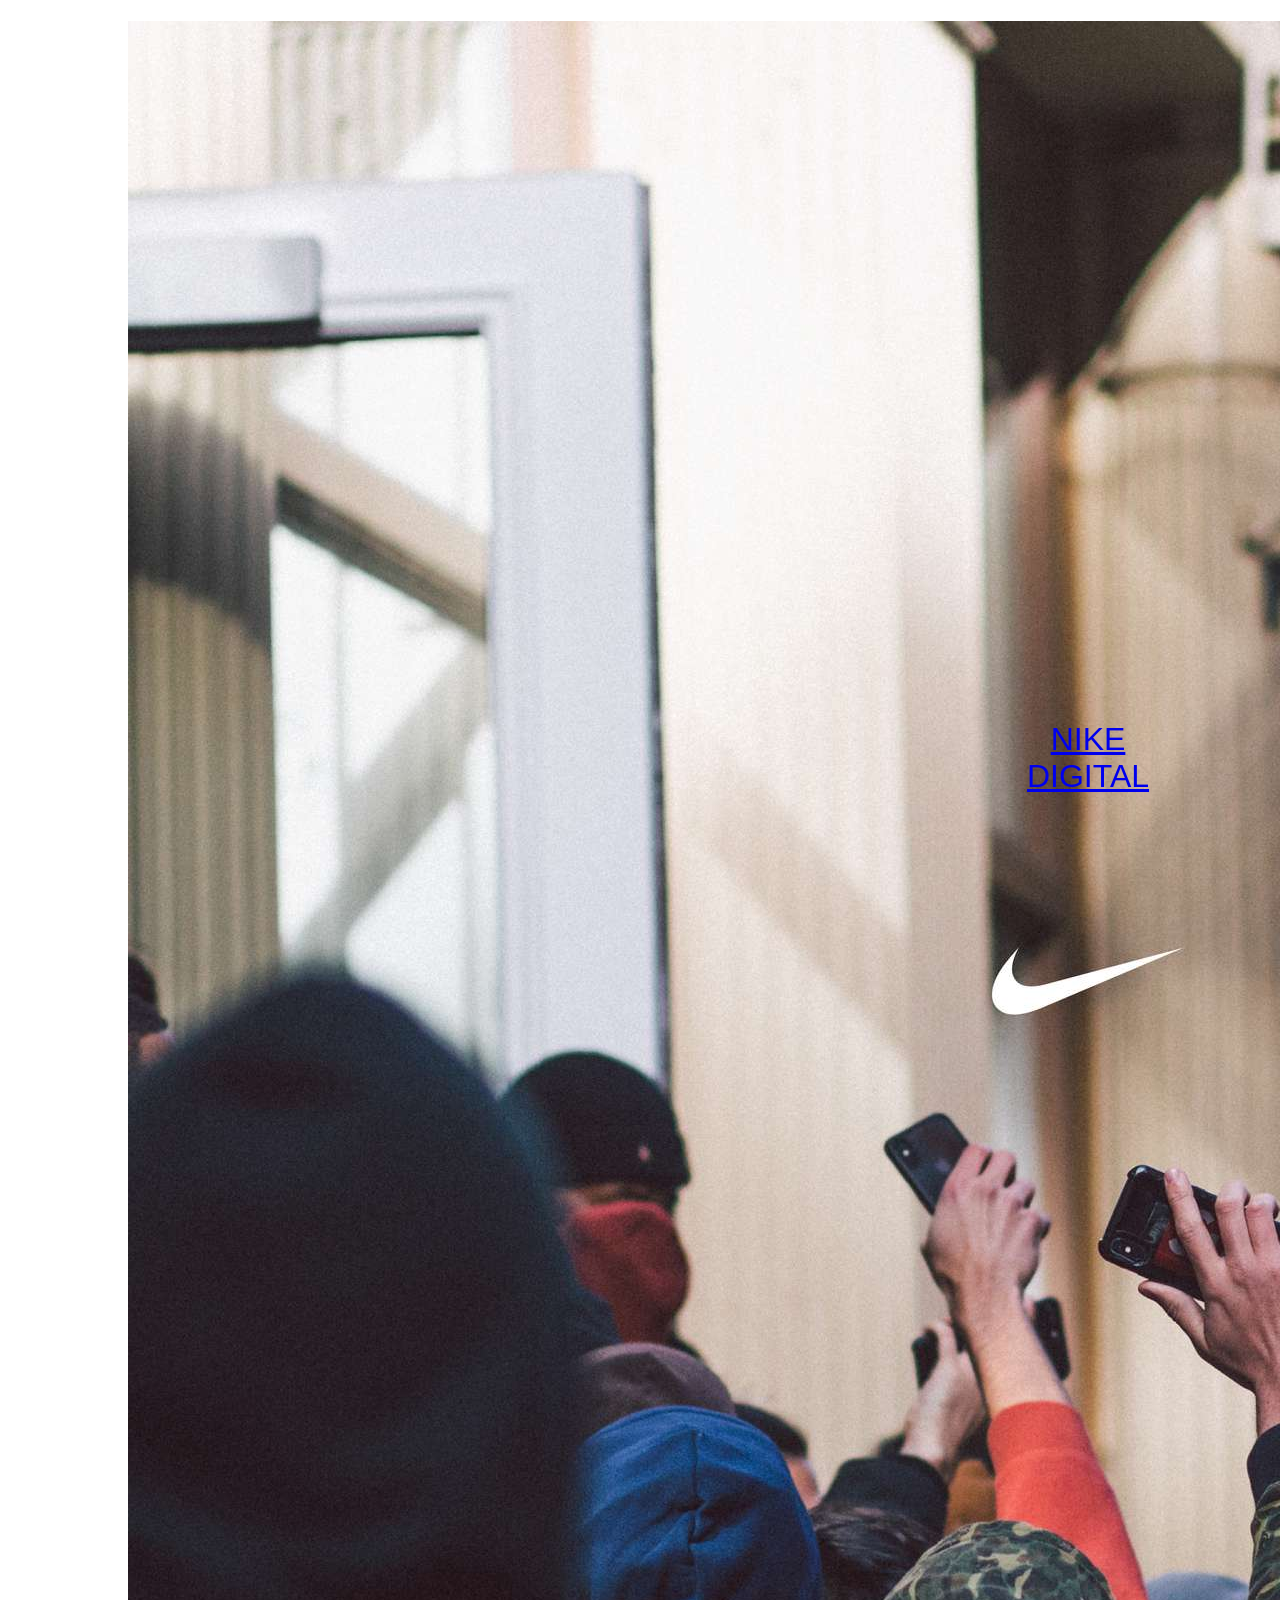
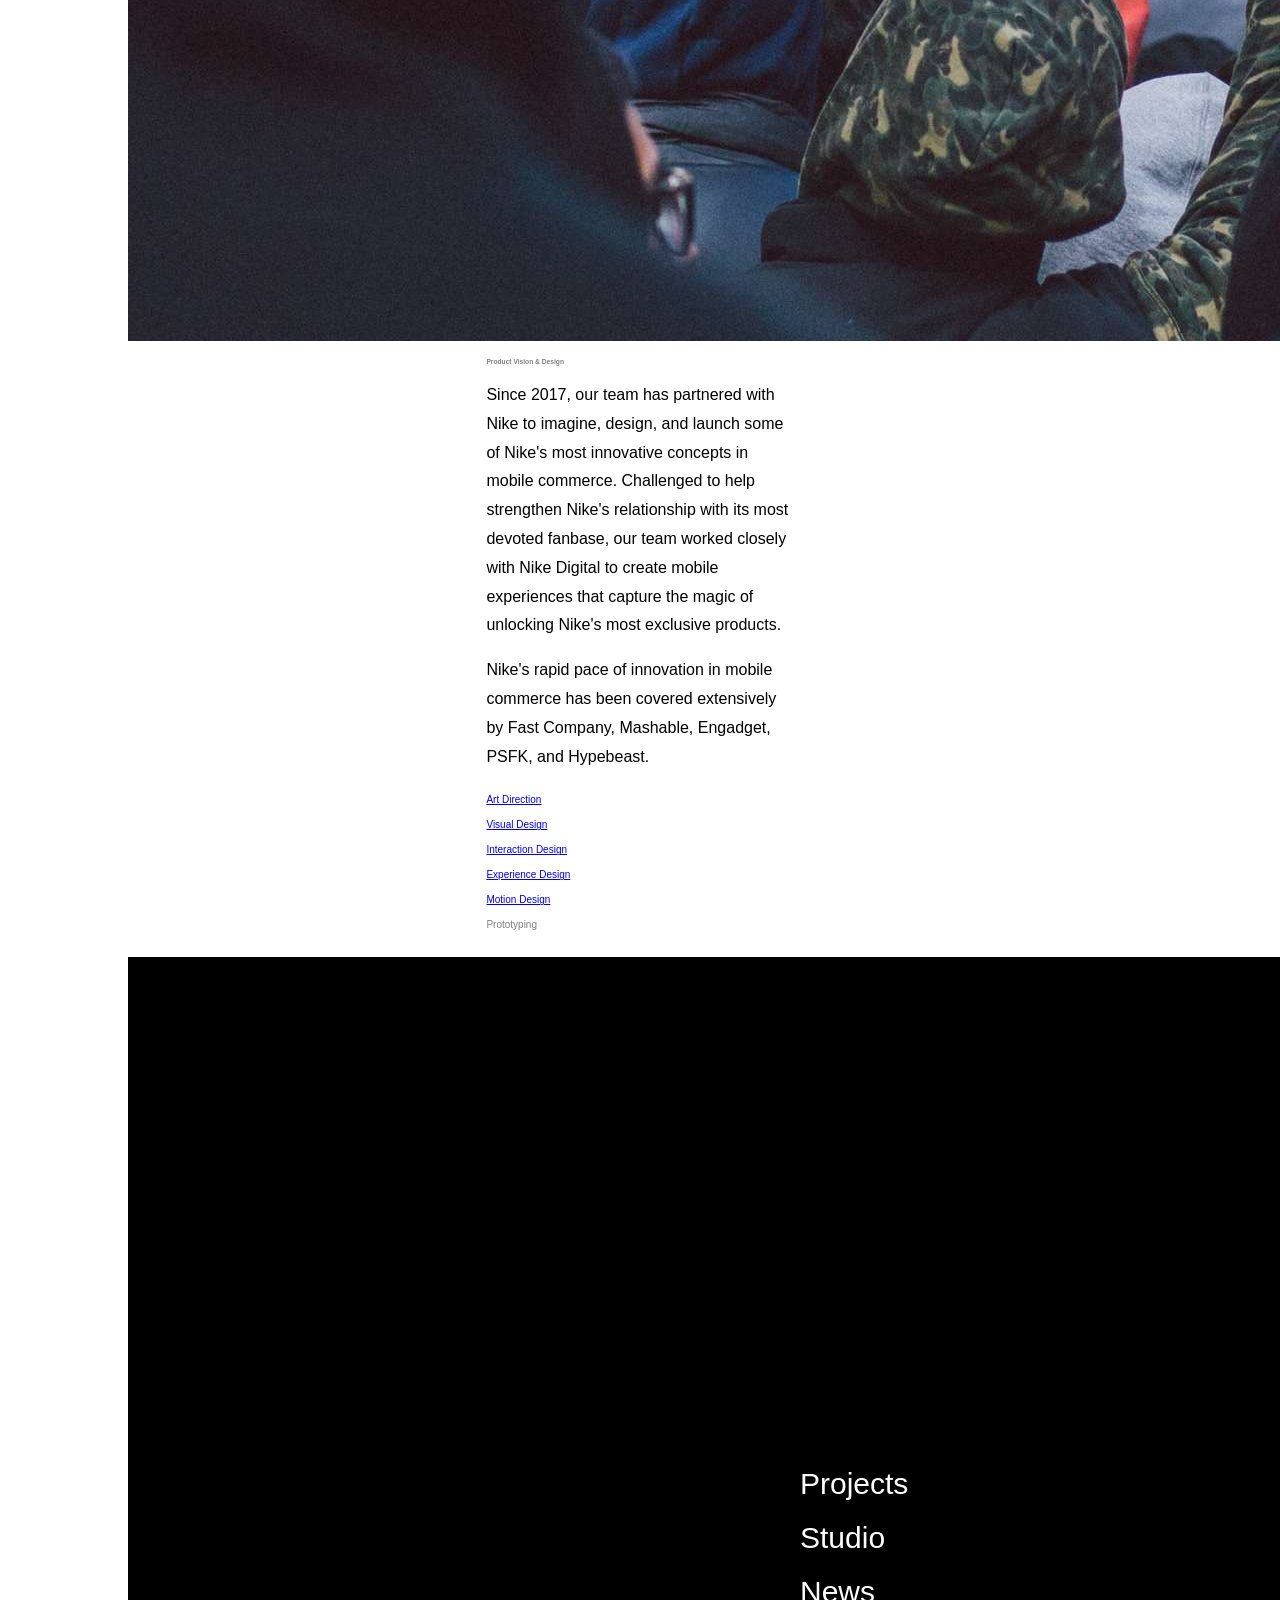
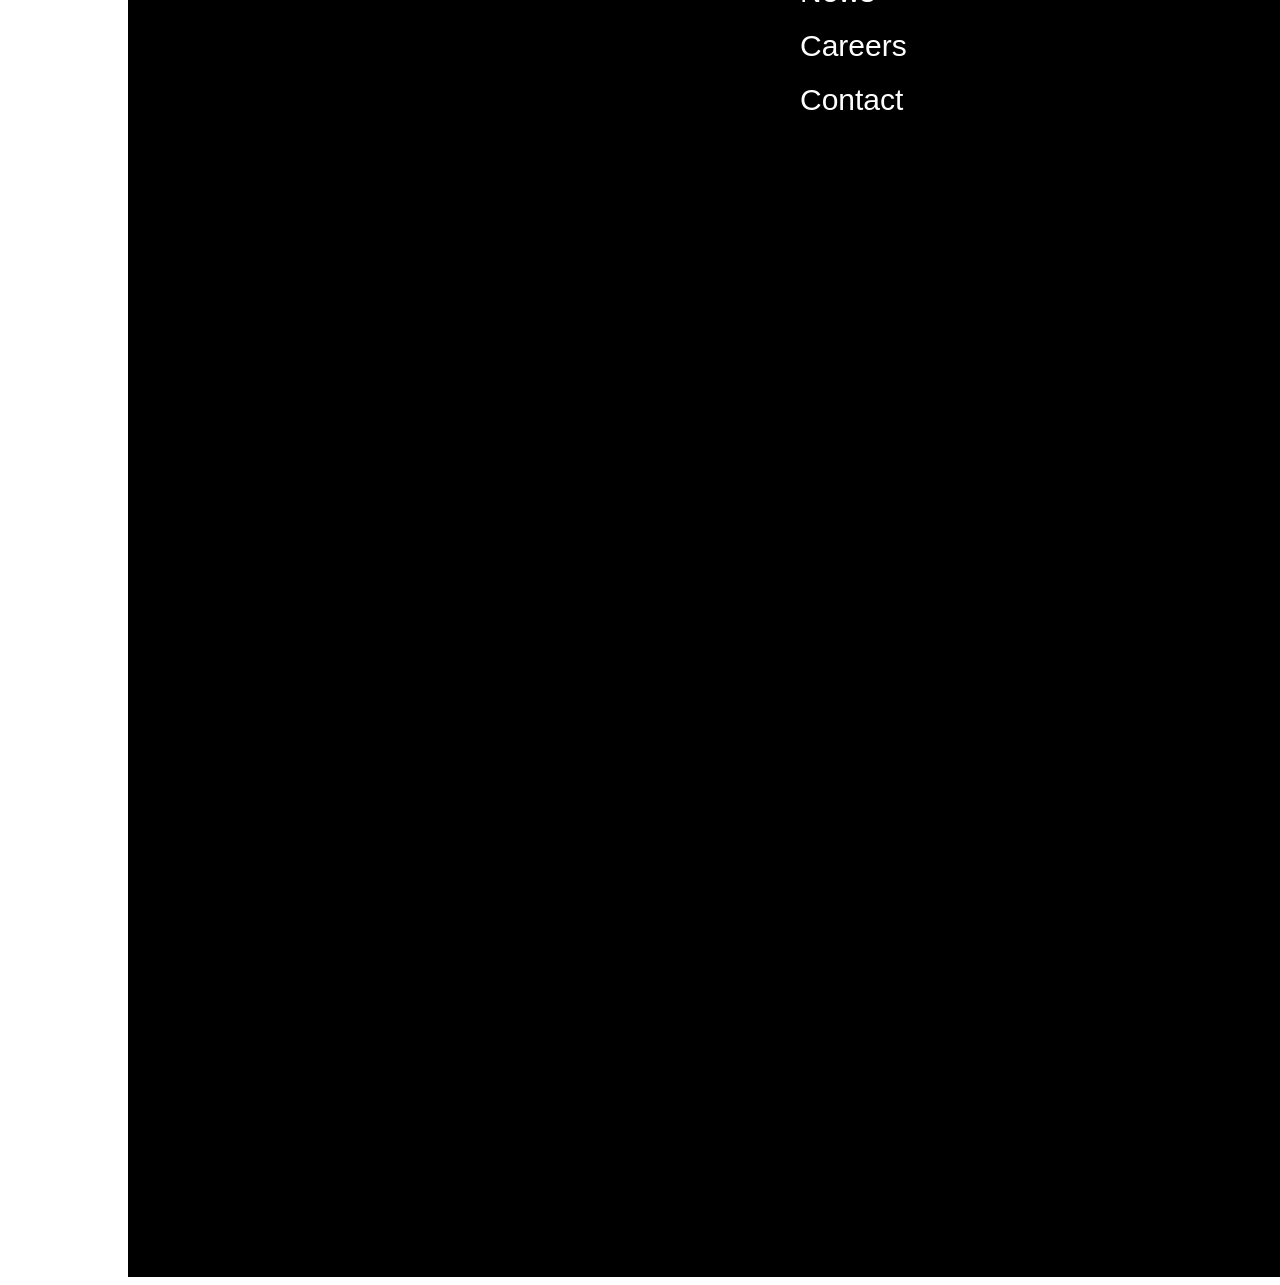
<file: Nike Digital/index.html>
<!DOCTYPE html>
<html>

<head>
    <meta charset="utf-8">
    <title>Ejemplo base</title>
    <link rel="stylesheet" href="ejemplo.css">
</head>



<body>
    <div id="pagina1">
        <h1>
            <a href="#pagina2">NIKE</a>  <br> 
            <a href="#pagina3">DIGITAL</a>
        </h1>
    </div>
   
    <div id="pagina2">

    <h3>Product Vision & Design</h3>

    <p id="textoprincipal">
        Since 2017, our team has partnered with Nike to imagine, design, and launch some of 
        Nike's most innovative concepts in mobile commerce. Challenged to help strengthen Nike's 
        relationship with its most devoted fanbase, our team worked closely with Nike Digital to 
        create mobile experiences that capture the magic of unlocking Nike's most exclusive products.
    </p>

    <p id="textoprincipal">
        Nike's rapid pace of innovation in mobile commerce has been covered extensively by Fast Company, 
        Mashable, Engadget, PSFK, and Hypebeast.    
    </p>

    <p id="textoabajo">
        <a href="#" id="tachado">Art Direction</a><br>
        <a href="https://easda.es/" id="sitio">Visual Design</a><br>
        <a href="https://easda.es/" id="sitio" target="_blank">Interaction Design</a><br>
        <a href="/Nike Digital/">Experience Design</a><br>
        <a href="#" id="tachado">Motion Design</a><br>
        <a>Prototyping</a><br>
    </p>

    </div>

    <div id="pagina3">

        <p id="textosobrenegro">
            Projects<br>
            Studio<br>
            News<br>
            Careers<br>
            Contact<br>
        </p>

    </div>

</body>

</html>
</file>
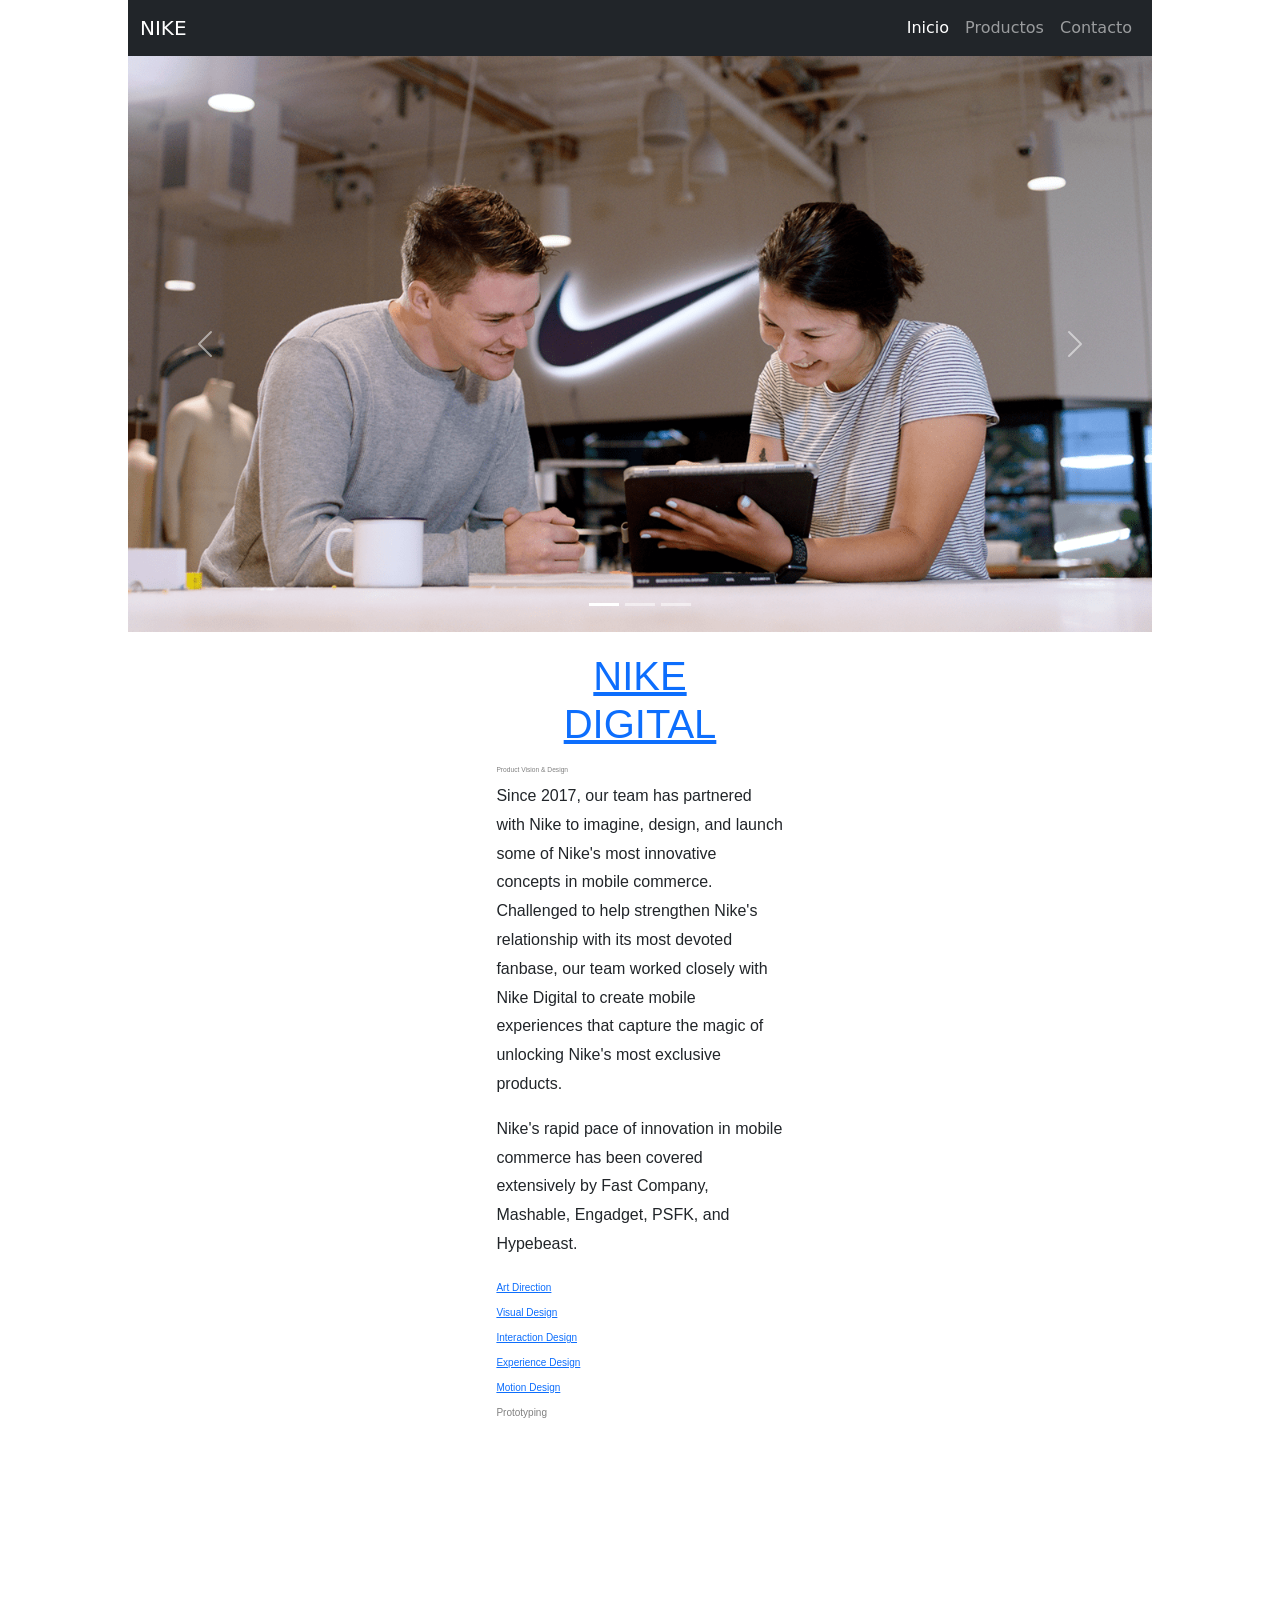
<file: NikeDigital 2/index.html>
<!DOCTYPE html>
<html lang="en">

<head>
    <meta charset="utf-8">
    <meta name="viewport" content="width=device-width, initial-scale=1.0">
    <title>Menú Hamburguesa</title>
    <script src="https://cdn.jsdelivr.net/npm/@popperjs/core@2.11.8/dist/umd/popper.min.js"></script>
    <script src="https://cdn.jsdelivr.net/npm/bootstrap@5.3.0/dist/js/bootstrap.min.js"></script>
    <link href="https://cdn.jsdelivr.net/npm/bootstrap@5.3.0/dist/css/bootstrap.min.css" rel="stylesheet">
    <link rel="stylesheet" href="NikeDigitalHam.css">
</head>

<body>
    
    <nav class="navbar navbar-expand-lg navbar-dark bg-dark">
        <div class="container-fluid">
            <a class="navbar-brand" href="#">NIKE</a>
            <button class="navbar-toggler" type="button" data-bs-toggle="collapse" data-bs-target="#navbarNav"
                aria-controls="navbarNav" aria-expanded="false" aria-label="Toggle navigation">
                <span class="navbar-toggler-icon"></span>
            </button>
            <div class="collapse navbar-collapse" id="navbarNav">
                <ul class="navbar-nav ms-auto">
                    <li class="nav-item">
                        <a class="nav-link active" aria-current="page" href="#pagina1">Inicio</a>
                    </li>
                    <li class="nav-item">
                        <a class="nav-link" href="#pagina2">Productos</a>
                    </li>
                    <li class="nav-item">
                        <a class="nav-link" href="#pagina3">Contacto</a>
                    </li>
                </ul>
            </div>
        </div>
    </nav>

<div id="demo" class="carousel slide" data-bs-ride="carousel">

    
    <div class="carousel-indicators">
      <button type="button" data-bs-target="#demo" data-bs-slide-to="0" class="active"></button>
      <button type="button" data-bs-target="#demo" data-bs-slide-to="1"></button>
      <button type="button" data-bs-target="#demo" data-bs-slide-to="2"></button>
    </div>
  
    
    <div class="carousel-inner">
      <div class="carousel-item active">
        <img src="NikeDigital1.png" alt="1" class="d-block w-100">
      </div>
      <div class="carousel-item">
        <img src="NikeDigital2.jpg " alt="2" class="d-block w-100">
      </div>
      <div class="carousel-item">
        <img src="ny.jpg" alt="New York" class="d-block w-100">
      </div>
    </div>
  
    
    <button class="carousel-control-prev" type="button" data-bs-target="#demo" data-bs-slide="prev">
      <span class="carousel-control-prev-icon"></span>
    </button>
    <button class="carousel-control-next" type="button" data-bs-target="#demo" data-bs-slide="next">
      <span class="carousel-control-next-icon"></span>
    </button>
  </div>
  
    <div id="pagina1">
        <h1>
            <a href="#pagina2">NIKE</a>  <br> 
            <a href="#pagina3">DIGITAL</a>
        </h1>
    </div>
   
    <div id="pagina2">

    <h3>Product Vision & Design</h3>

    <p id="textoprincipal">
        Since 2017, our team has partnered with Nike to imagine, design, and launch some of 
        Nike's most innovative concepts in mobile commerce. Challenged to help strengthen Nike's 
        relationship with its most devoted fanbase, our team worked closely with Nike Digital to 
        create mobile experiences that capture the magic of unlocking Nike's most exclusive products.
    </p>

    <p id="textoprincipal">
        Nike's rapid pace of innovation in mobile commerce has been covered extensively by Fast Company, 
        Mashable, Engadget, PSFK, and Hypebeast.    
    </p>

    <p id="textoabajo">
        <a href="#" id="tachado">Art Direction</a><br>
        <a href="https://easda.es/" id="sitio">Visual Design</a><br>
        <a href="https://easda.es/" id="sitio" target="_blank">Interaction Design</a><br>
        <a href="/Nike Digital/">Experience Design</a><br>
        <a href="#" id="tachado">Motion Design</a><br>
        <a>Prototyping</a><br>
    </p>

    </div>

    <div id="pagina3">

        <p id="textosobrenegro">
            Projects<br>
            Studio<br>
            News<br>
            Careers<br>
            Contact<br>
        </p>

    </div>

</body>

</html>
</file>
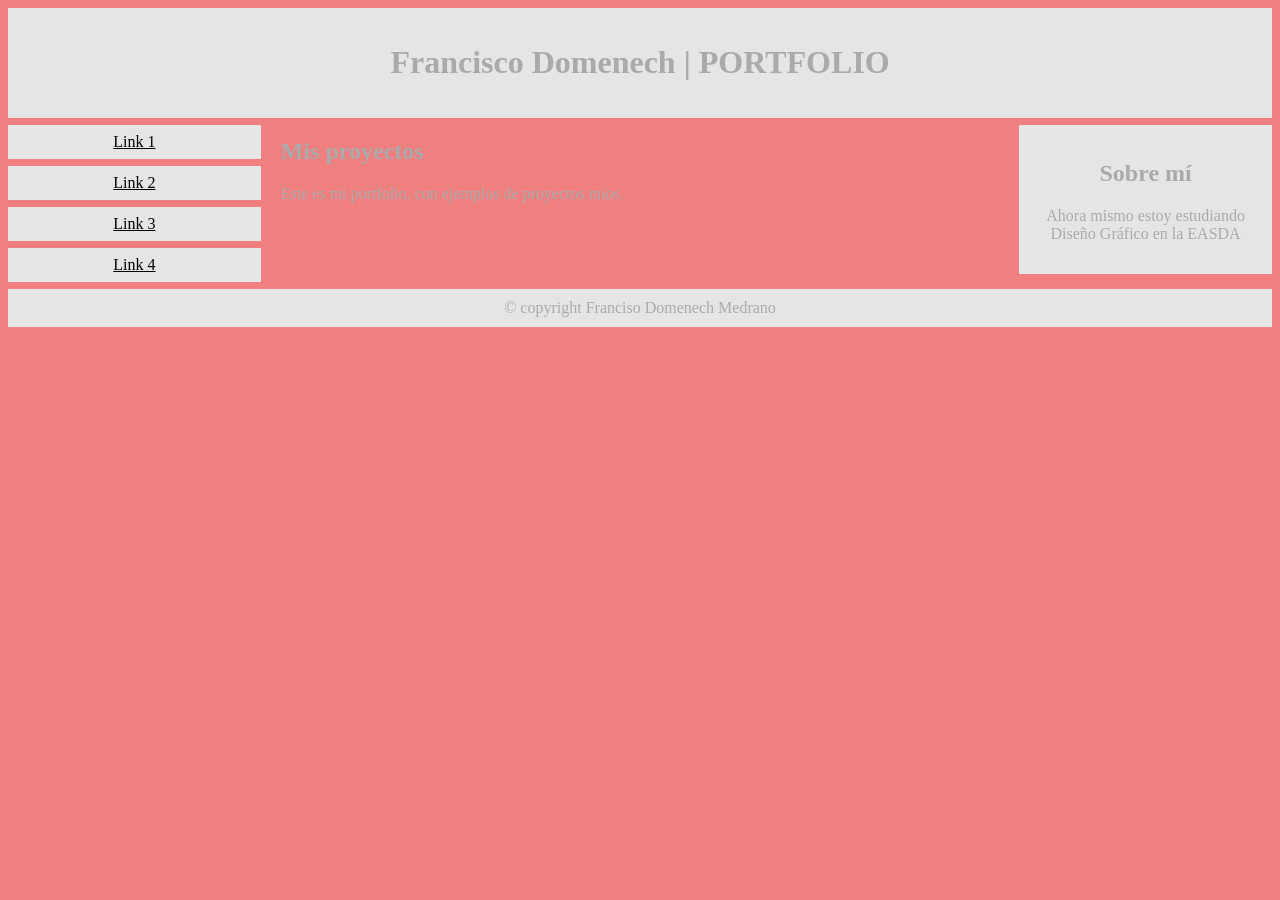
<file: PaginaResponsive/index.html>
<!DOCTYPE html>
<html>
<head>
<meta charset="UTF-8" />
<meta name="viewport" content="width=device-width, initial-scale=1.0">
<link rel="stylesheet" href="paginaresponsive.css">
</head>


<body>

<div id="Hello">
  <h1>Francisco Domenech | PORTFOLIO</h1>
</div>

<div id="menus">
  <div class="menu">
    <a href="https://easda.es">Link 1</a>
    <a href="https://easda.es">Link 2</a>
    <a href="https://easda.es">Link 3</a>
    <a href="https://easda.es">Link 4</a>
  </div>

  <div class="main">
    <h2>Mis proyectos</h2>
    <p>Este es mi portfolio, con ejemplos de proyectos míos.</p>
  </div>

  <div class="right">
    <h2>Sobre mí</h2>
    <p>Ahora mismo estoy estudiando Diseño Gráfico en la EASDA</p>
  </div>
</div>

<div id="footer">© copyright Franciso Domenech Medrano</div>

</body>
</html>
</file>
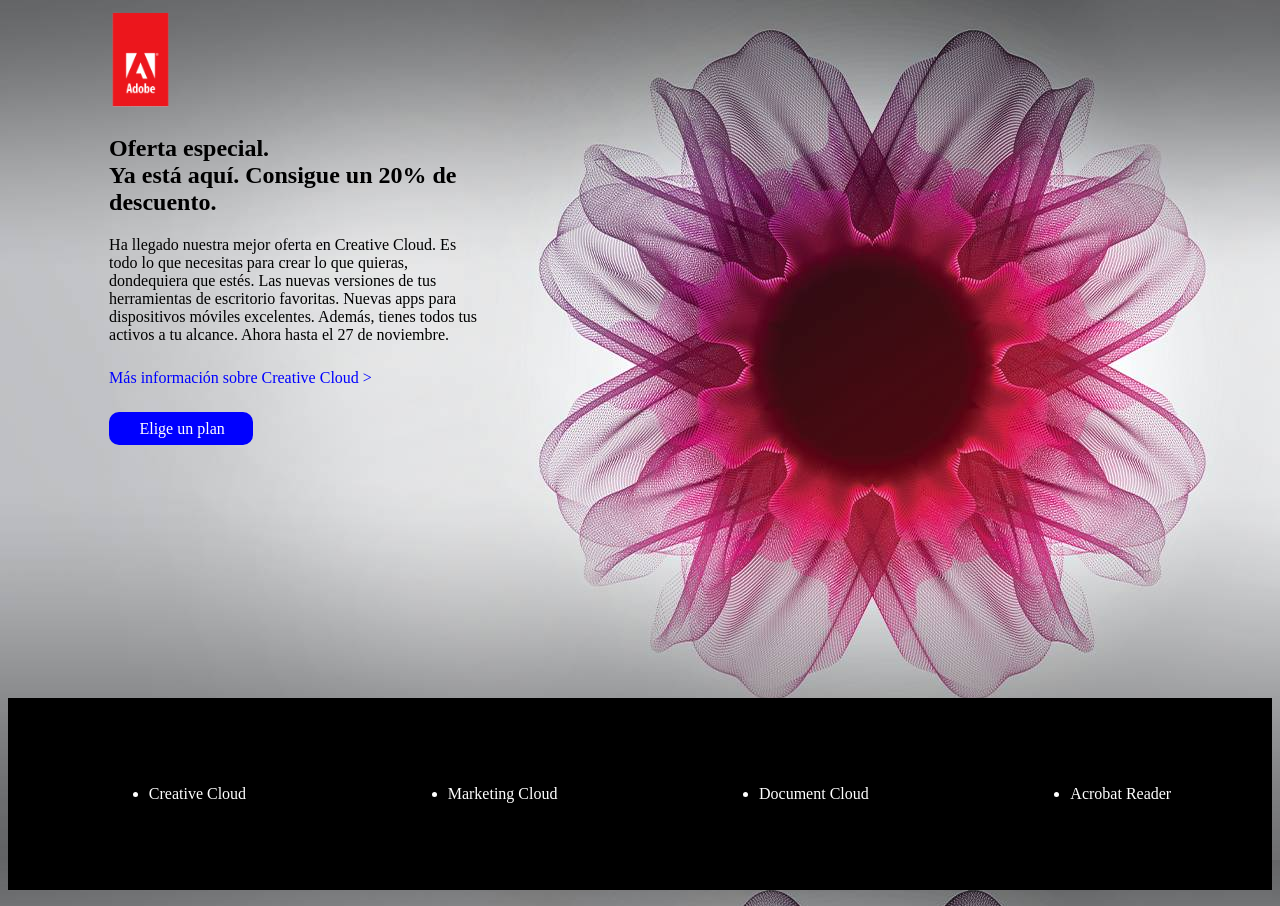
<file: PracticaAdobe/index.html>
<!DOCTYPE html>
<html>
<head>
    <meta charset="UTF-8" />
    <title>Práctica Adobe</title>
    <link rel="stylesheet" href="PrácticaAdobe.css">
</head>
<body>
    
    <img class="LogoAdobe" alt="LogoAdobe" src="LogoAdobe.png">

    <div id="TextoCentral">
    <H2>Oferta especial.<br>
    Ya está aquí. Consigue un 20% de descuento.</H2>
    Ha llegado nuestra mejor oferta en Creative Cloud. Es todo lo que necesitas para crear lo que quieras, dondequiera que estés. Las nuevas versiones de tus herramientas de escritorio favoritas.
    Nuevas apps para dispositivos móviles excelentes. Además, tienes todos tus activos a tu alcance. Ahora hasta el 27 de noviembre.
    </div>

    <div id="MasInfo">
    Más información sobre Creative Cloud >
    </div>

    <div id="boton">
    <div id="plan">
    Elige un plan    
    </div>
    </div>  

    <footer>
        <ul>
            <li>Creative Cloud</li>
            <li>Marketing Cloud</li>
            <li>Document Cloud</li>
            <li>Acrobat Reader</li>
        </ul>
    </footer>

</body>
</html>
</file>
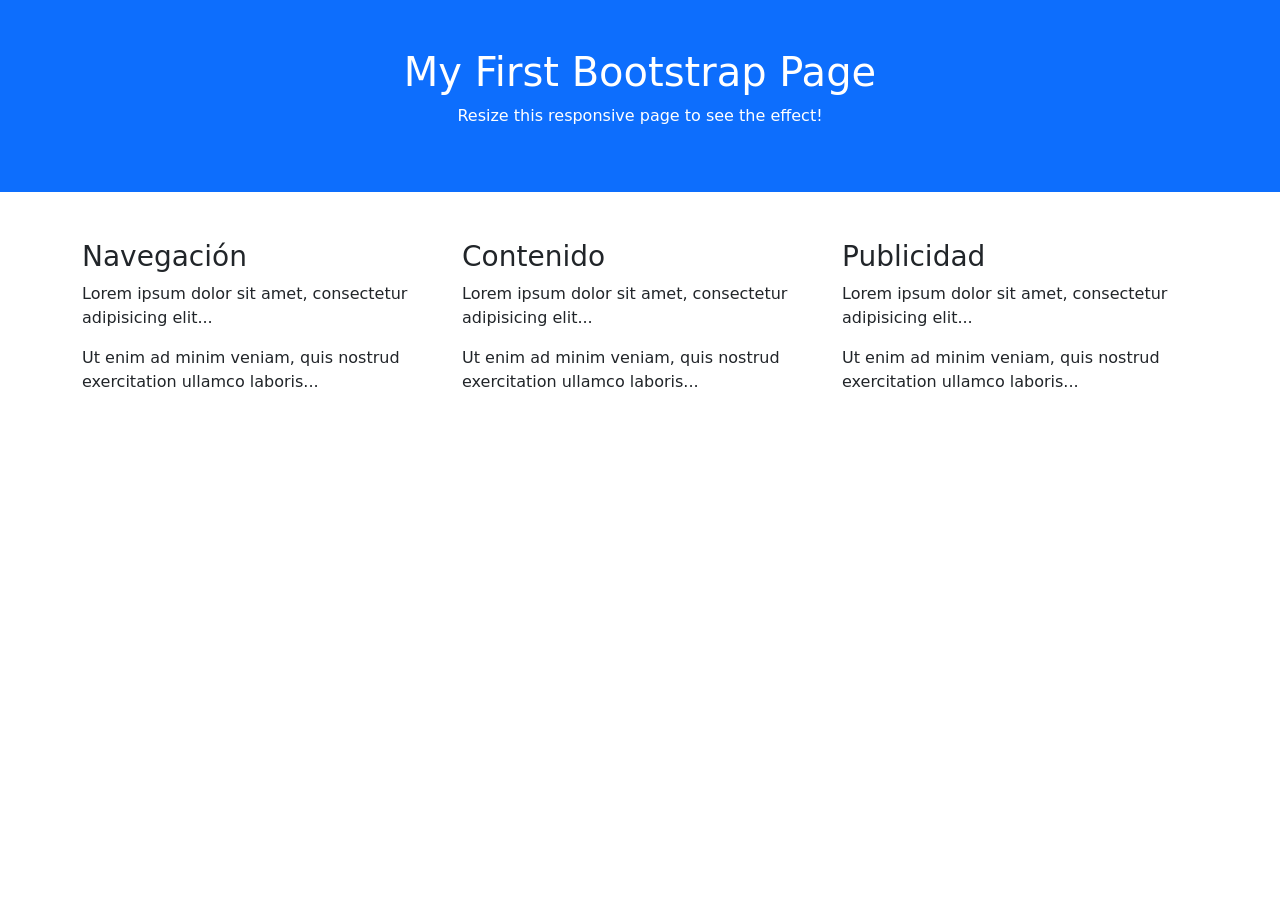
<file: SupuestoBootstrap/index.html>
<!DOCTYPE html>
<html lang="en">
<head>
  <title>Bootstrap 5 Example</title>
  <meta charset="utf-8">
  <meta name="viewport" content="width=device-width, initial-scale=1">
  <link href="https://cdn.jsdelivr.net/npm/bootstrap@5.3.2/dist/css/bootstrap.min.css" rel="stylesheet">
  <script src="https://cdn.jsdelivr.net/npm/bootstrap@5.3.2/dist/js/bootstrap.bundle.min.js"></script>
  <link href="SupuestoBootrstrap.css" rel="stylesheet">
</head>
<body>

<div class="container-fluid p-5 bg-primary text-white text-center">
  <h1>My First Bootstrap Page</h1>
  <p>Resize this responsive page to see the effect!</p> 
</div>
  
<div class="container mt-5">
  <div class="row">
    <div class="col-sm-4">
      <h3>Navegación</h3>
      <p>Lorem ipsum dolor sit amet, consectetur adipisicing elit...</p>
      <p>Ut enim ad minim veniam, quis nostrud exercitation ullamco laboris...</p>
    </div>
    <div class="col-sm-4">
      <h3>Contenido</h3>
      <p>Lorem ipsum dolor sit amet, consectetur adipisicing elit...</p>
      <p>Ut enim ad minim veniam, quis nostrud exercitation ullamco laboris...</p>
    </div>
    <div class="col-sm-4">
      <h3>Publicidad</h3>        
      <p>Lorem ipsum dolor sit amet, consectetur adipisicing elit...</p>
      <p>Ut enim ad minim veniam, quis nostrud exercitation ullamco laboris...</p>
    </div>
  </div>
</div>

</body>
</html>
</file>
<file: estilo.css>
/* Estilos básicos */
body {
    margin: 0;
    font-family: Arial, sans-serif;
    background-color: #f4f4f4;
    display: flex;
    flex-direction: column;
    justify-content: center;
    align-items: center;
    height: 100vh; /* Asegura que ocupe toda la altura de la ventana */
    text-align: center;
}

/* Título principal */
h1 {
    margin-bottom: 20px;
    color: #333;
}

/* Lista ordenada */
ol {
    list-style-type: decimal;
    padding: 0;
}

/* Elementos de la lista */
li {
    margin: 10px 0;
}

/* Enlaces */
a {
    text-decoration: none;
    color: #0066cc;
    font-size: 18px;
    transition: color 0.3s;
}

a:hover {
    color: #003399;
}
</file>
<file: CastingTipografico/CastingTipografico.css>
body {
    font-family: Arial, sans-serif;
    margin: 0;
    padding: 0;
    background-color: #f5f5f5;
}
.container {
    display: grid;
    grid-template-columns: repeat(3, 1fr);
    gap: 20px;
    padding: 20px;
}
.font-card {
    background: white;
    border: 1px solid #ddd;
    padding: 20px;
    text-align: center;
    box-shadow: 0 2px 5px rgba(0, 0, 0, 0.1);
}
.font-title {
    font-size: 24px;
    font-weight: bold;
    margin-bottom: 10px;
}
.font-sample {
    margin: 10px 0;
}
.font-link {
    color: #007bff;
    text-decoration: none;
}
</file>
<file: Evernote/evernote.css>
body {
            font-family: Arial, sans-serif;
            line-height: 1.6;
        }


        .top {
            display: flex;
            align-items: center; 
            justify-content: space-between; 
            padding: 20px;
        }
        
        .menu p {
            margin: 0;
            font-size: 16px;
            color: green;
        }

        .header {
            display: flex;
            align-items: flex-start; 
            justify-content: space-between; 
            padding: 40px;
            width: 100%;
        }
        
        .text-content {
            display: flex; 
            flex-direction: column; 
            gap: 20px; 
            max-width: 60%;
        }

        .logo{
            width: 100px;

        }
        
        .img0 {
            width: 500px;
            max-width: 100%;
            margin-left: 20px;
        }

        .header h1 {
            font-size: 48px;
            font-weight: bold;
        }
        .header p {
            font-size: 18px;
            margin-top: 20px;
        }
        .content {
            padding: 40px 20px;
        }
        .content h3 {
            font-size: 24px;
            margin-bottom: 20px;
        }
        .content p {
            font-size: 16px;
        }
        .btn-primary, .btn-secondary {
            font-size: 16px;
            margin-top: 20px;
            padding: 10px 20px;
        }
        .footer {
            background-color: #f8f9fa;
            padding: 20px;
            text-align: left;
        }
        .footer p {
            font-size: 16px;
            margin: 10px 0;
        }
</file>
<file: Galeriaconflex/galeríaflex.css>
header {
    background-color: aqua;
}

section {
    background-color: beige;
}

img {
    width: 33%;
    height: auto;
    filter: saturate(0);
}

a:hover img {
    filter: saturate(1);
}

.image-container {
    display: flex;
    flex-wrap: wrap;
    justify-content: center;
    gap: 10px;
  }

  .image-container img {
    width: 400px;
    height: auto;
  }

  @media (max-width: 600px) {
    .image-container {
      flex-direction: column;
      align-items: center;
    }
  }
</file>
<file: Galeriasinflex/galería1.css>
header {
    background-color: aqua;
}

section {
    background-color: beige;
}

img {
    width: 33%;
    height: auto;
    filter: saturate(0);
}

a:hover img {
    filter: saturate(1);
}
</file>
<file: Galería sin flex/galería1.css>
header {
    background-color: aqua;
}

section {
    background-color: beige;
}

img {
    width: 33%;
    height: auto;
    filter: saturate(0);
}

a:hover img {
    filter: saturate(1);
}
</file>
<file: Hackers El Pais/ElPais.css>
*{
    padding: 0;
    margin: 0;
    box-sizing: border-box;
}

body{
    
}

img{
    size: 100%;
}

article{
    width: 40%;
    margin-left: auto;
    margin-right: auto;
}

#IMG1{
    width: 100%;
}

#IMG2{
    width: 120%;
}

#IMG3{
    width: 120%;
}

#IMG4{
    width: 120%;
}

#IMG5{
    width: 120%;
}

#IMG6{
    width: 120%;
}

#IMG7{
    width: 120%;
}
</file>
<file: Nike Digital/ejemplo.css>
body {
    width:80%;
    margin-left: auto;
    margin-right: auto;
}


#pagina1 {
    background-image: url(fondo.jpg);
    height: 1920px;
    width: 1920px;
    margin-right: auto;
    margin-left: auto;
}

h1 {
    font-weight: lighter;
    color: white;
    font-family: sans-serif;
    text-align: center;
    padding-top: 700px;
}

h3 {
    color: grey;
    font-size: 5pt;
}

#pagina2 {
    font-family: sans-serif;
    font-weight: lighter;
    text-align: left;
    margin-left: auto;
    margin-right: auto;
    width: 30%;
    padding: 10px;
}

#textoprincipal {
line-height: 180%;
word-spacing: 10%;
}

#tachado:hover{
    text-decoration: line-through;
}

#sitio:hover {
color: brown;
}

#pagina3 {
    background-color: black;
    height: 1920px;
    width: 1920px;
}

#textoabajo {
    color: grey;
    font-size: 10px;
    line-height: 250%;
}



#textosobrenegro {
    font-family: sans-serif;
    font-weight: lighter;
    text-align: left;
    margin: auto;
    width: 30%;
    padding: 500px;
    color: white;
    font-size: 30px;
    line-height: 180%;
}
</file>
<file: NikeDigital 2/NikeDigitalHam.css>
body {
    width:80%;
    margin-left: auto;
    margin-right: auto;
}


#pagina1 {
    height: 100%;
    width: 100%;
    margin-right: auto;
    margin-left: auto;
}

h1 {
    font-weight: lighter;
    color: white;
    font-family: sans-serif;
    text-align: center;
    padding-top: 20px;
}

h3 {
    color: grey;
    font-size: 5pt;
}

#pagina2 {
    font-family: sans-serif;
    font-weight: lighter;
    text-align: left;
    margin-left: auto;
    margin-right: auto;
    width: 30%;
    padding: 10px;
}

#textoprincipal {
line-height: 180%;
word-spacing: 10%;
}

#tachado:hover{
    text-decoration: line-through;
}

#sitio:hover {
color: brown;
}

#pagina3 {
   text-align: center;
}

#textoabajo {
    color: grey;
    font-size: 10px;
    line-height: 250%;
}



#textosobrenegro {
    font-family: sans-serif;
    font-weight: lighter;
    text-align: left;
    margin: auto;
    width: 30%;
    padding: 50px;
    color: white;
    font-size: 30px;
    line-height: 180%;
}
</file>
<file: PaginaResponsive/paginaresponsive.css>
* {
  box-sizing: border-box;
}

body{
  font-family:Verdana;color:#aaaaaa;
}

#Hello {
  background-color:#e5e5e5;
  padding:15px;
  text-align:center;
}

#menus{
  overflow: auto;
}


.menu {
  float: left;
  width: 20%;
  text-align: center;
}

.menu a {
  background-color: #e5e5e5;
  padding: 8px;
  margin-top: 7px;
  display: block;
  width: 100%;
  color: black;
}

.main {
  float: left;
  width: 60%;
  padding: 0 20px;
}

.right {
  background-color: #e5e5e5;
  float: left;
  width: 20%;
  padding: 15px;
  margin-top: 7px;
  text-align: center;
}

#footer {
  background-color:#e5e5e5;
  text-align:center;
  padding:10px;
  margin-top:7px;
}

 @media only screen and (min-width: 375px) and (max-width: 414px) and (orientation: portrait) {
  body {
    background-color: lightblue;
  }
}

@media only screen and (min-width: 844px) and (max-width: 896px) and (orientation: landscape) {
  body {
    background-color: lightgreen;
  }
}

@media only screen and (min-width: 768px) and (max-width: 834px) and (orientation: portrait) {
  body {
    background-color: lightpink;
  }
}

@media only screen and (min-width: 1180px) and (max-width: 1366px) and (orientation: landscape) {
  body {
    background-color: lightyellow;
  }
}

@media only screen and (min-width: 1280px) and (max-width: 1600px) {
  body {
    background-color: lightcoral;
  }
}

@media only screen and (min-width: 1601px) {
  body {
    background-color: lightgoldenrodyellow;
  }
}
</file>
<file: PracticaAdobe/PrácticaAdobe.css>
body {
    background-image: url(fondo-1400x860.jpg);
}

img {
    width: 5%;
    height: auto;
    padding-left: 8%;
}

#TextoCentral {
    width: 30%;
    padding-left: 8%;
}

#MasInfo {
    width: 30%;
    padding-top: 2%;
    padding-left: 8%;
    color: blue;
}

#boton{
    max-width: 30%;
    padding-left: 8%;
    padding-top: 2%;
}

#plan {
    width: 30%;
    padding-top: 2%;
    padding-left: 8%;
    padding-bottom: 2%;
    background-color: blue;
    color: white;
    border-radius: 10px;
}

footer ul{

    display: flex;
    margin-top: 20%;
    height: 12em;
    background-color: black;
    color: white;
    display: flex;
    justify-content: space-around;
    align-items: center;
}
</file>
<file: SupuestoBootstrap/SupuestoBootrstrap.css>
*{
    margin: 0;
    padding: 0;
    box-sizing: border-box;
}
</file>
